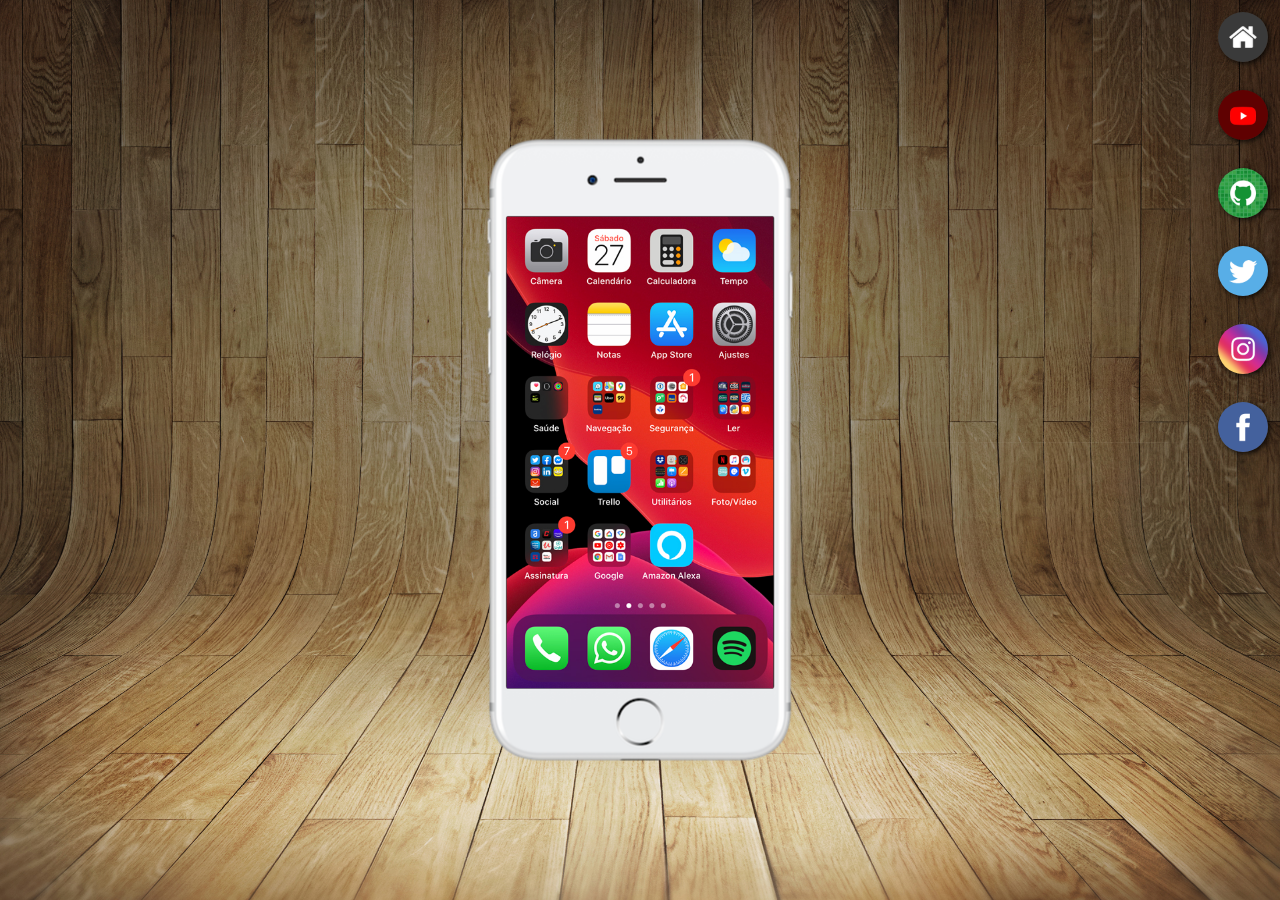
<file: index.html>
<!DOCTYPE html>
<html lang="pt-br">
<head>
    <meta charset="UTF-8">
    <meta http-equiv="X-UA-Compatible" content="IE=edge">
    <meta name="viewport" content="width=device-width, initial-scale=1.0">
    <title>Projeto de Redes Sociais</title>
    <link rel="stylesheet" href="estilos/style.css">
    <link rel="shortcut icon" href="./downloadDosArquivos/pacote-d013/favicon.ico" type="image/x-icon">


</head>
<body>
    <main>
        <section id="telefone">
            <iframe src="./home.html" name="tela" id="tela" frameborder="0">Seu navegador não é compatível com isso. </iframe>




        </section>





        <section id="redesSociais">
            <a href="./home.html" target="tela"><img src="./imagens/logo-home.jpg" alt="home"> </a> <br>
            <a href="./youtube.html" target="tela"><img src="./imagens/logo-youtube.jpg" alt="youtube"></a> <br>
            <a href="./github.html" target="tela"><img src="./imagens/logo-github.jpg" alt="github"></a> <br>
            <a href="./twitter.html" target="tela"><img src="./imagens/logo-twitter.jpg" alt="twitter"></a> <br>
            <a href="./instagram.html" target="tela"><img src="./imagens/logo-instagram.jpg" alt="instagram"></a> <br>
            <a href="./facebook.html" target="tela"><img src="./imagens/logo-facebook.jpg" alt="facebook"></a> <br>
 



        </section>



    </main>
</body>
</html>
</file>
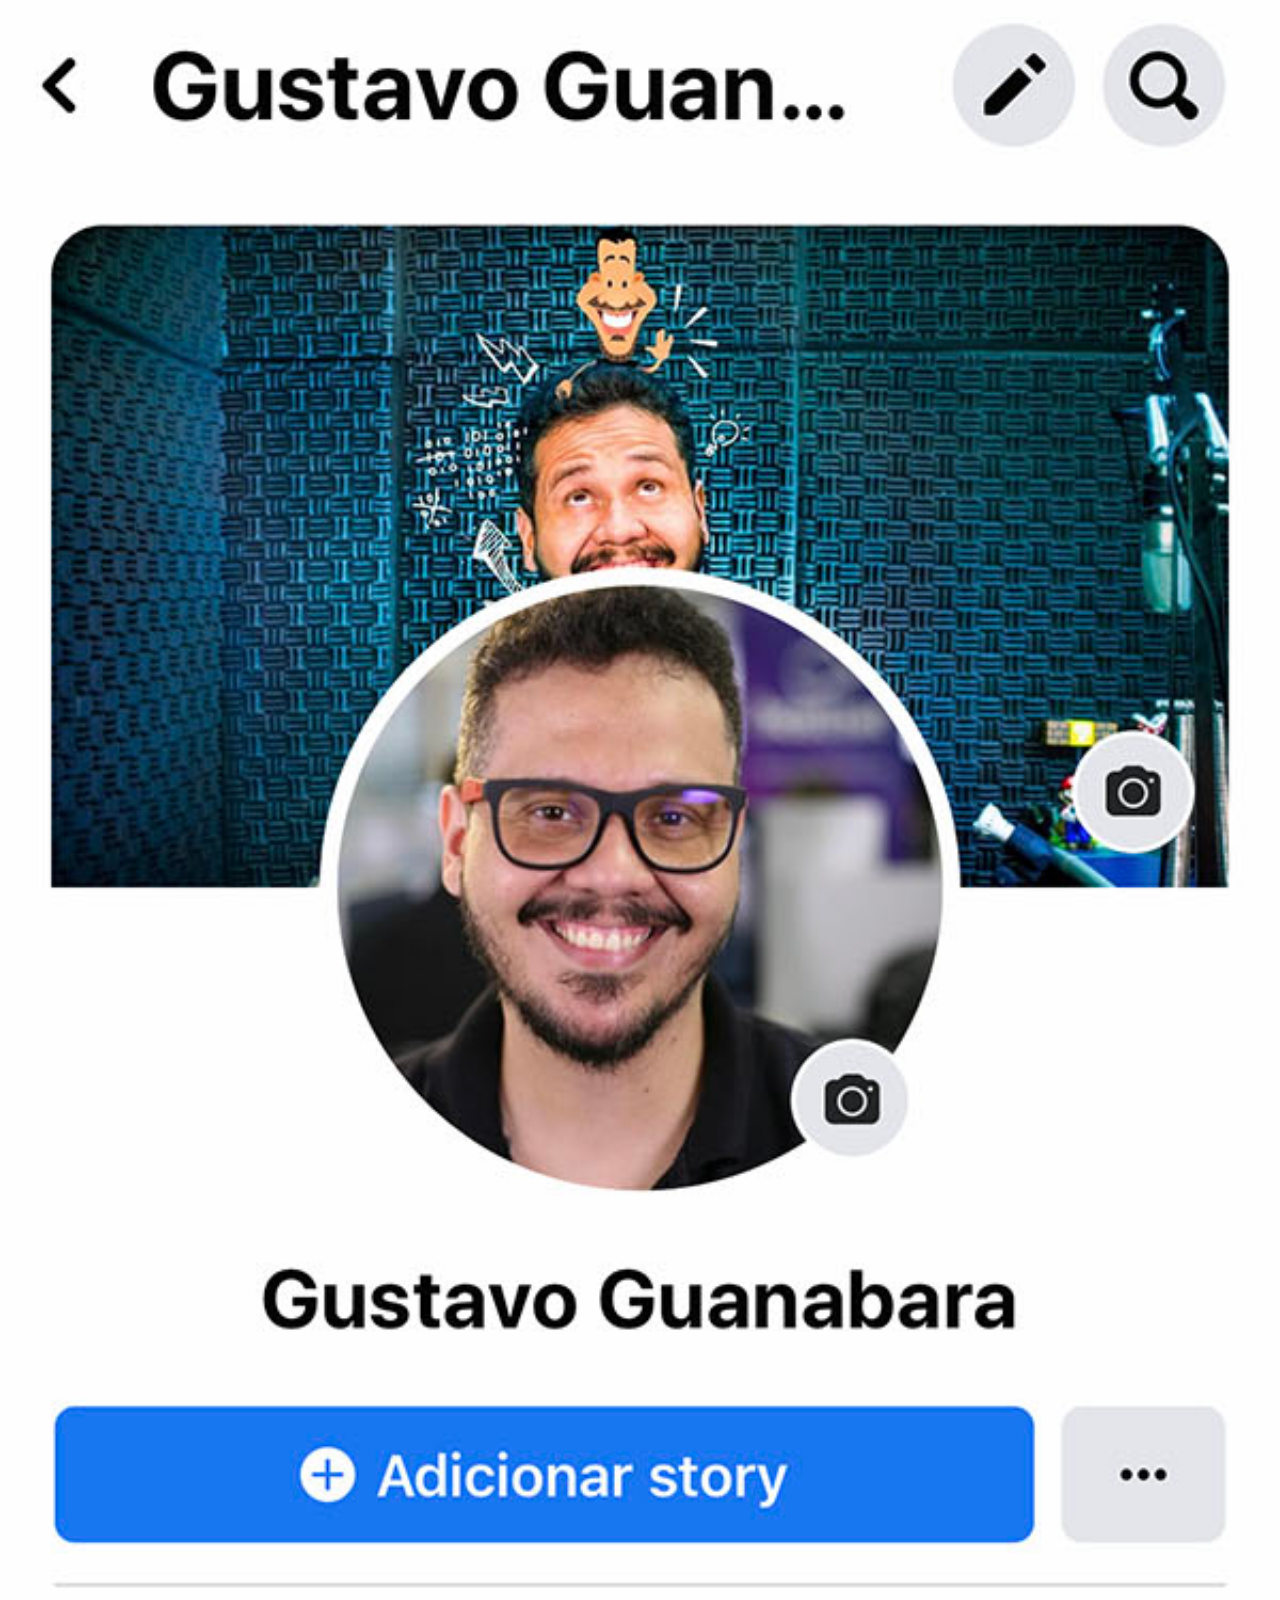
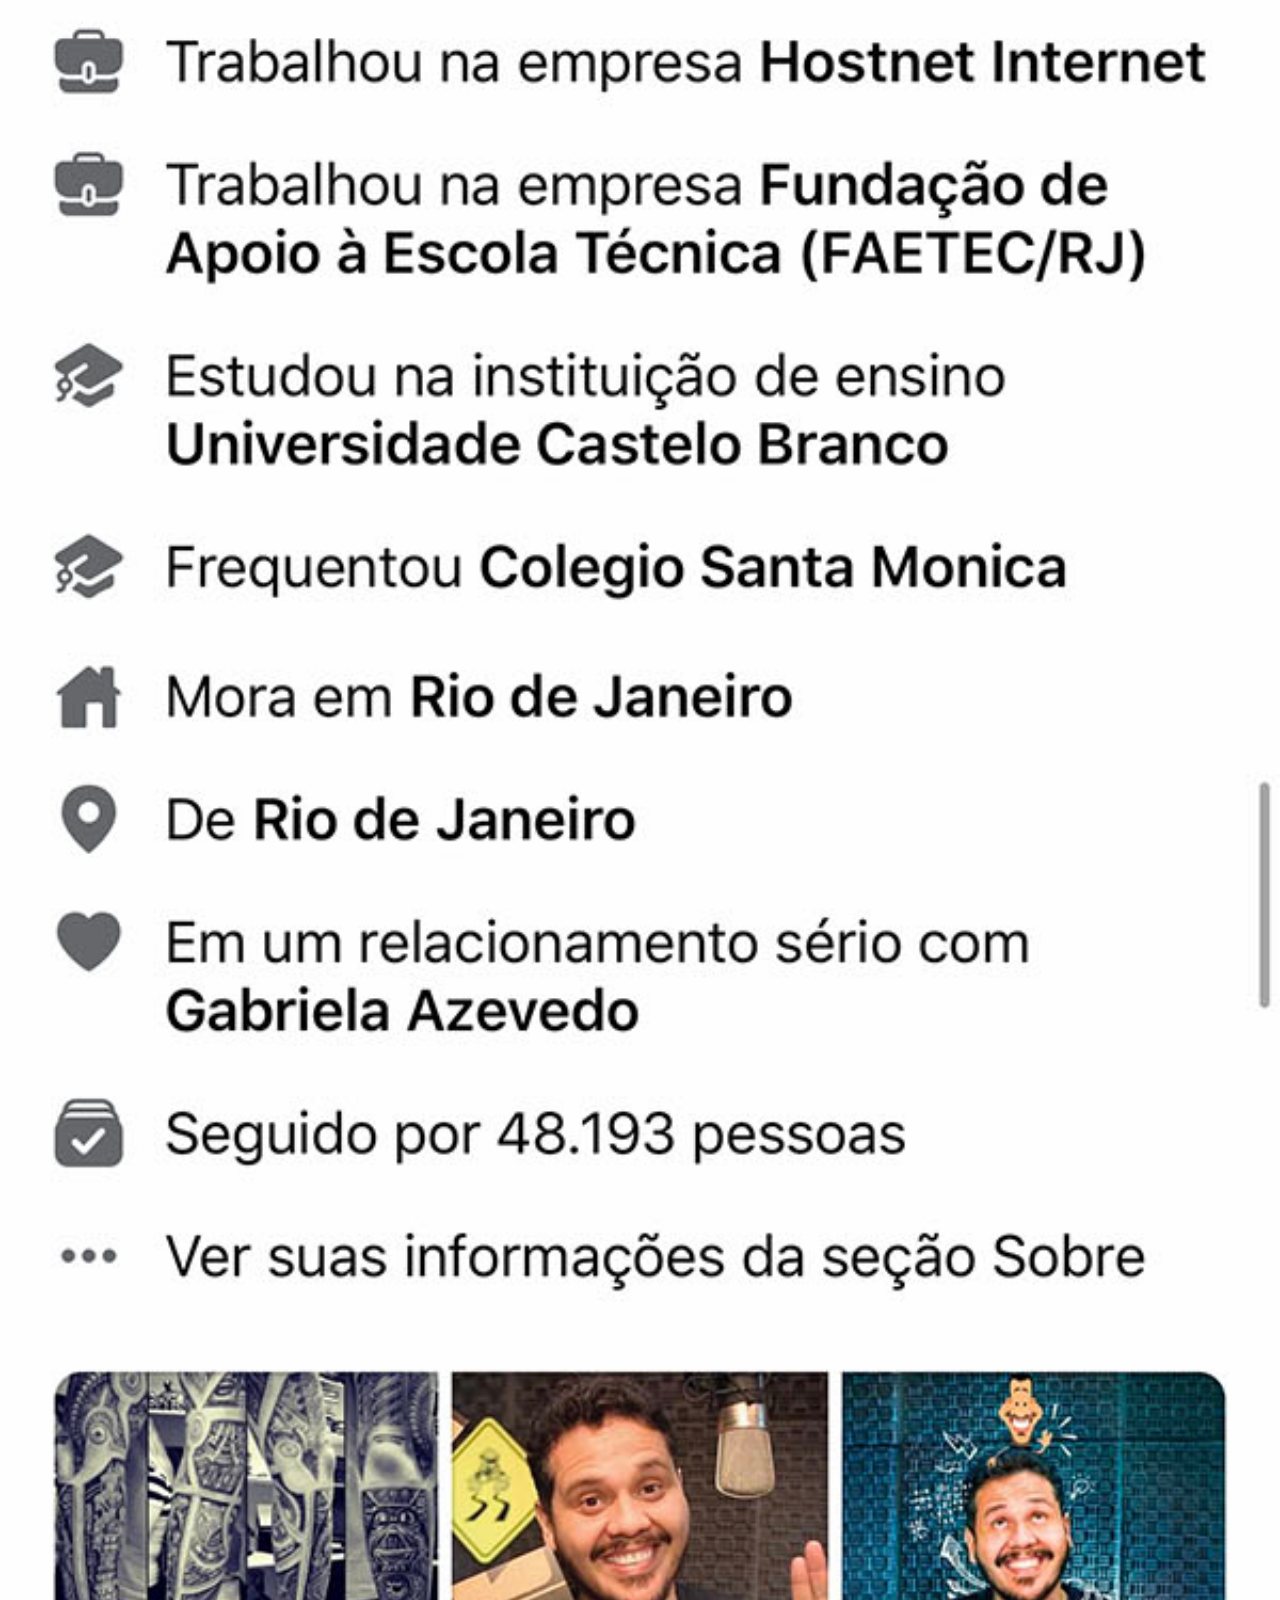
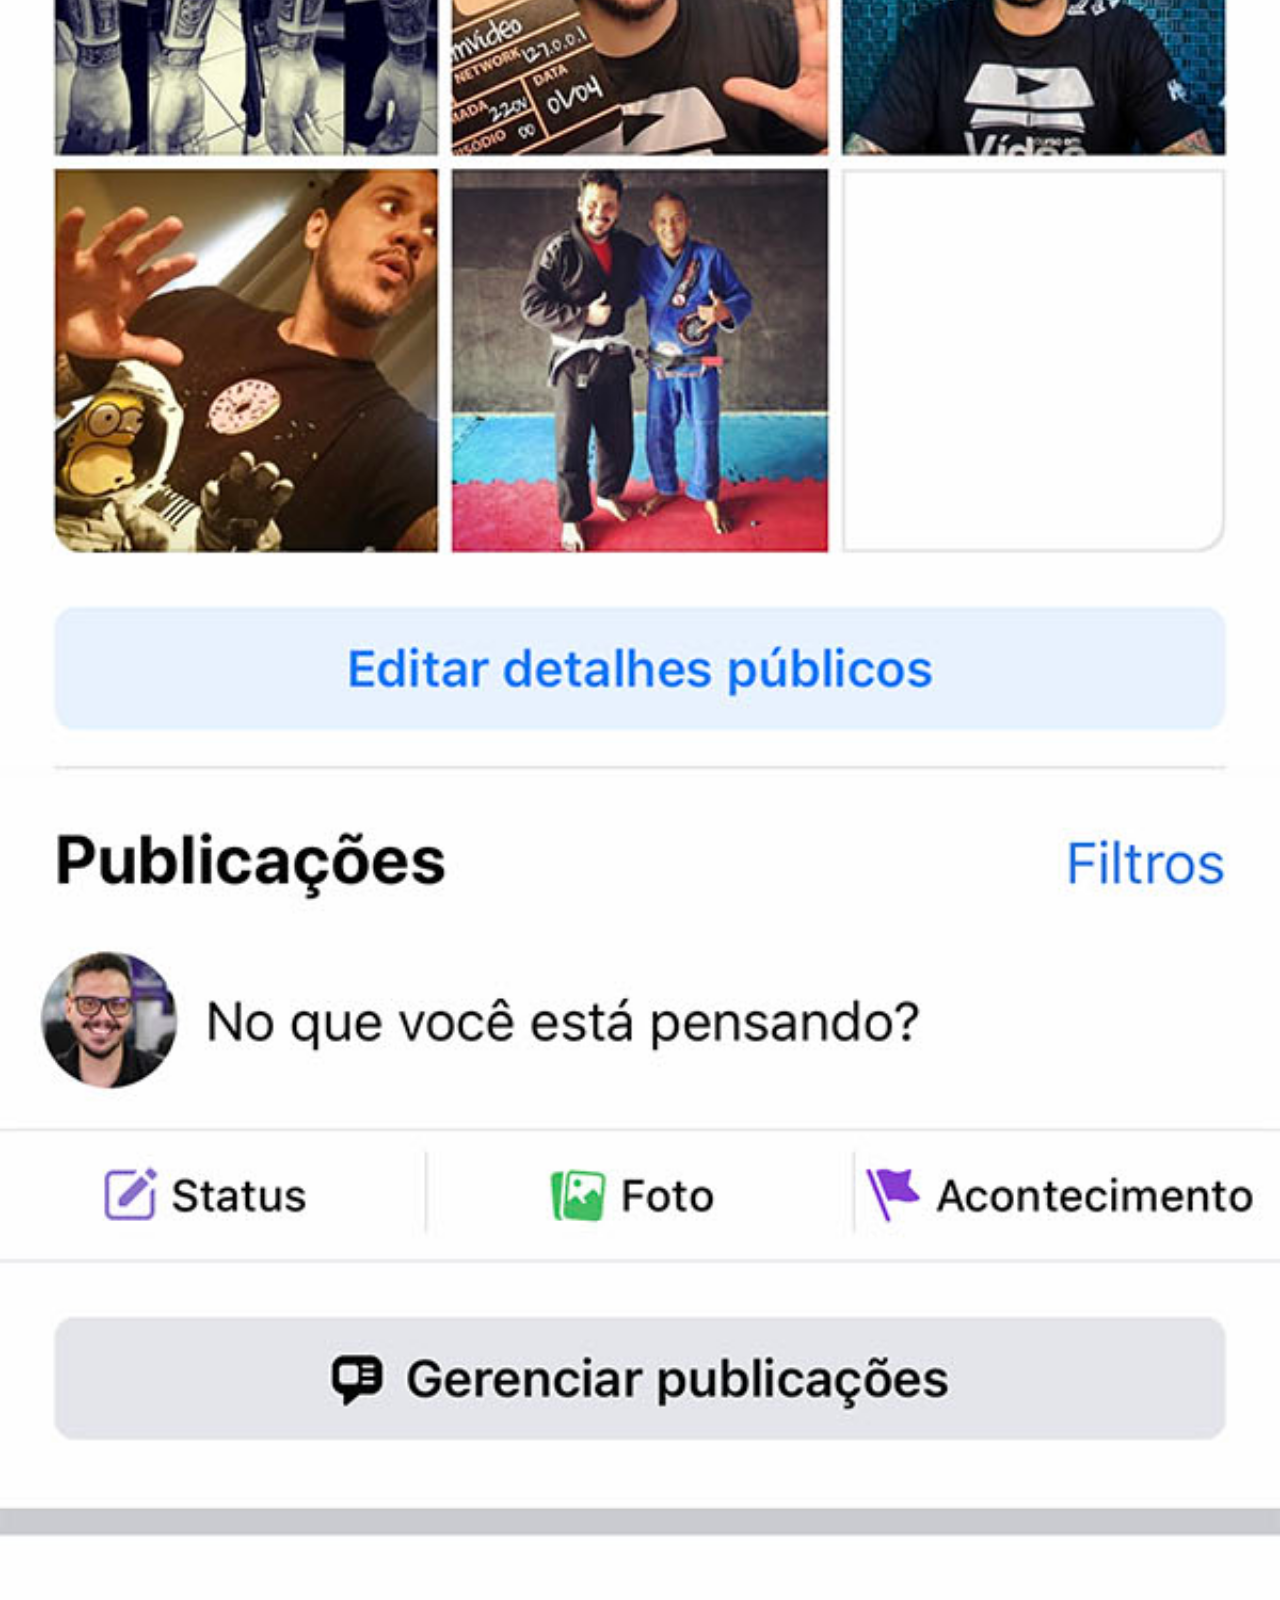
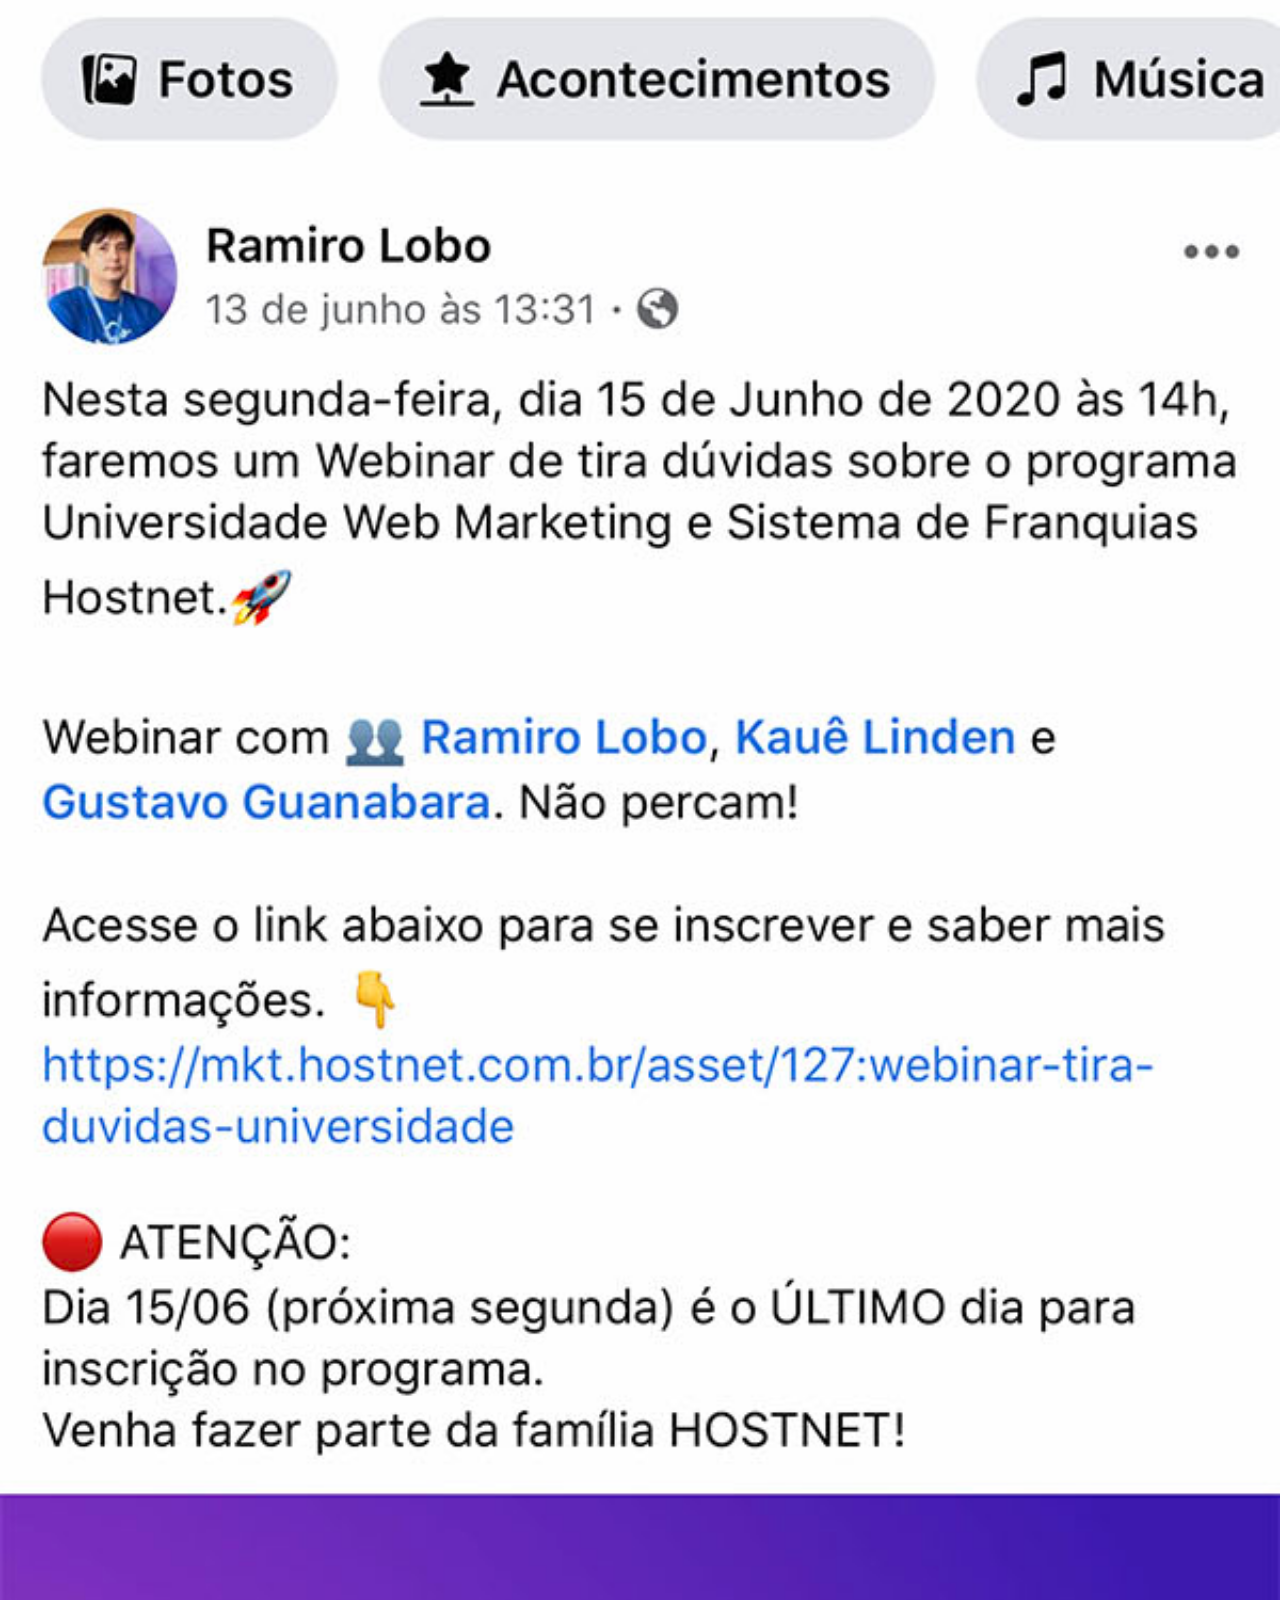
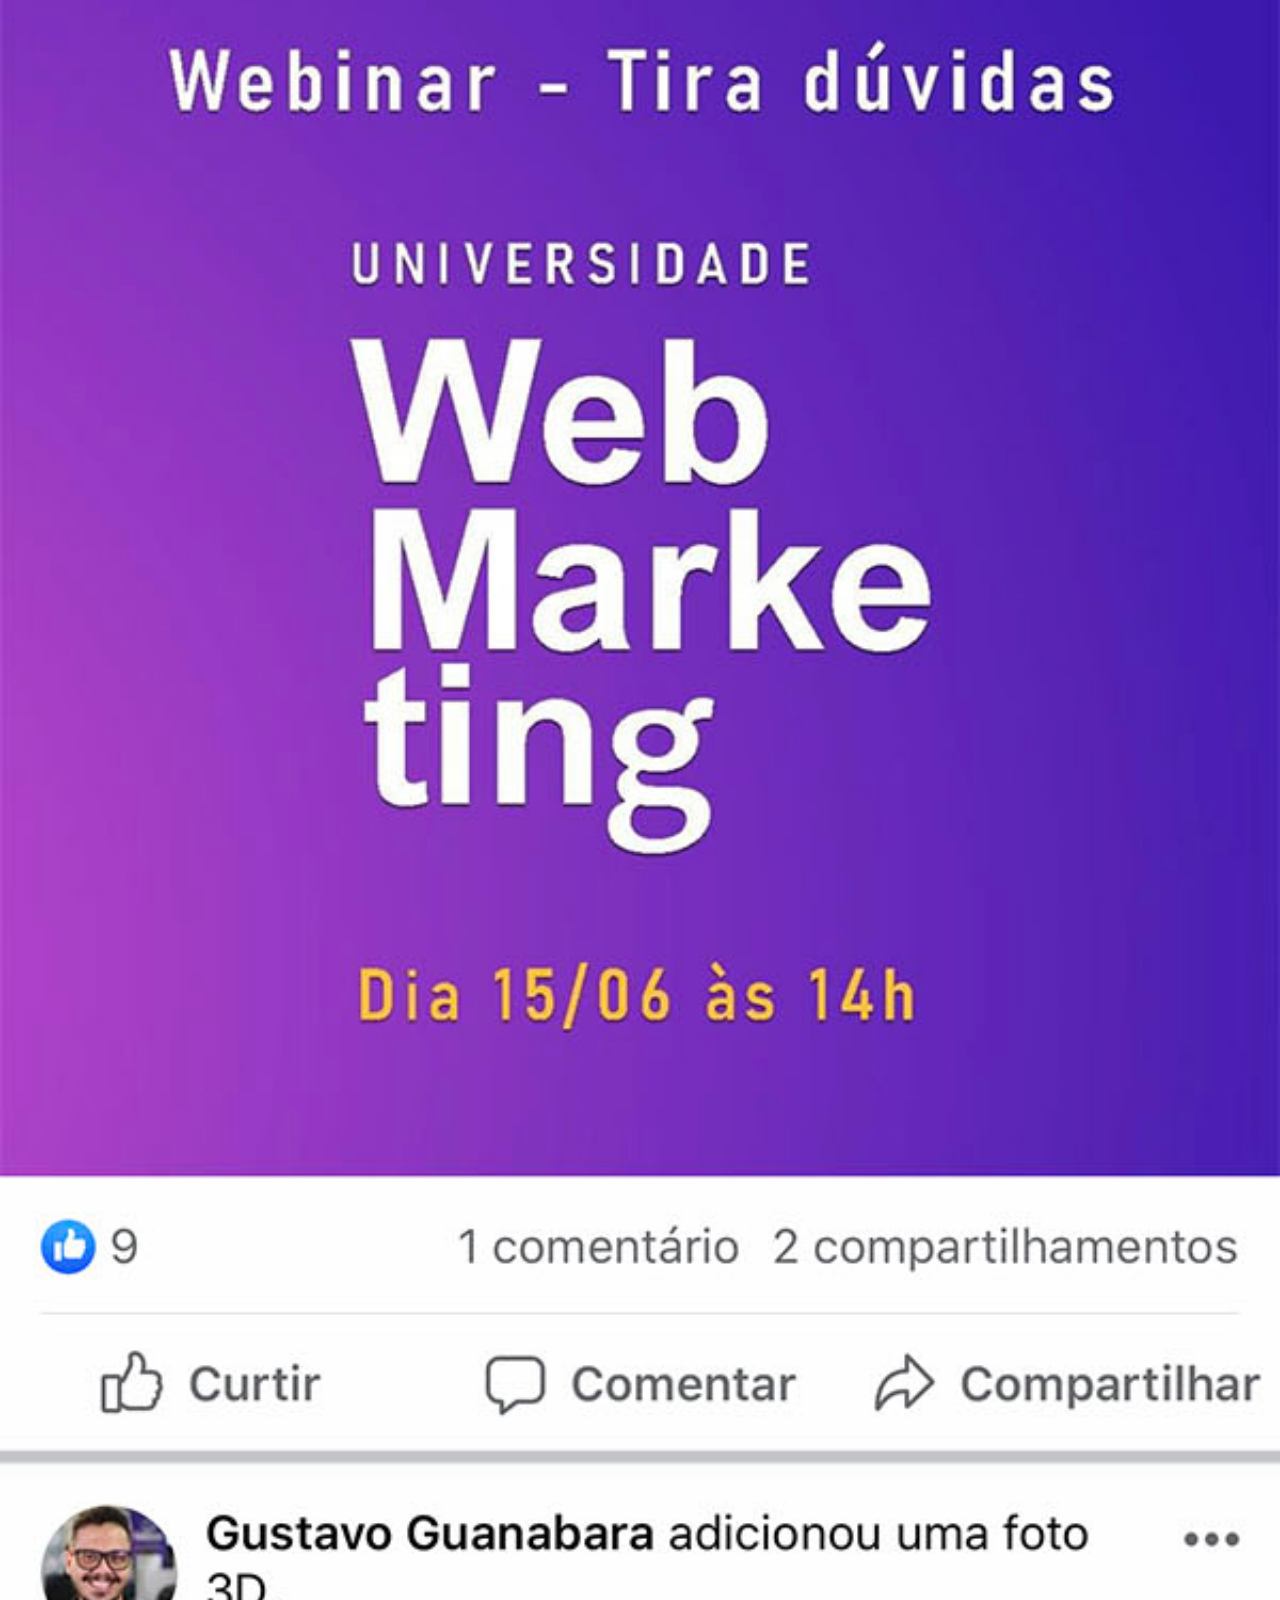
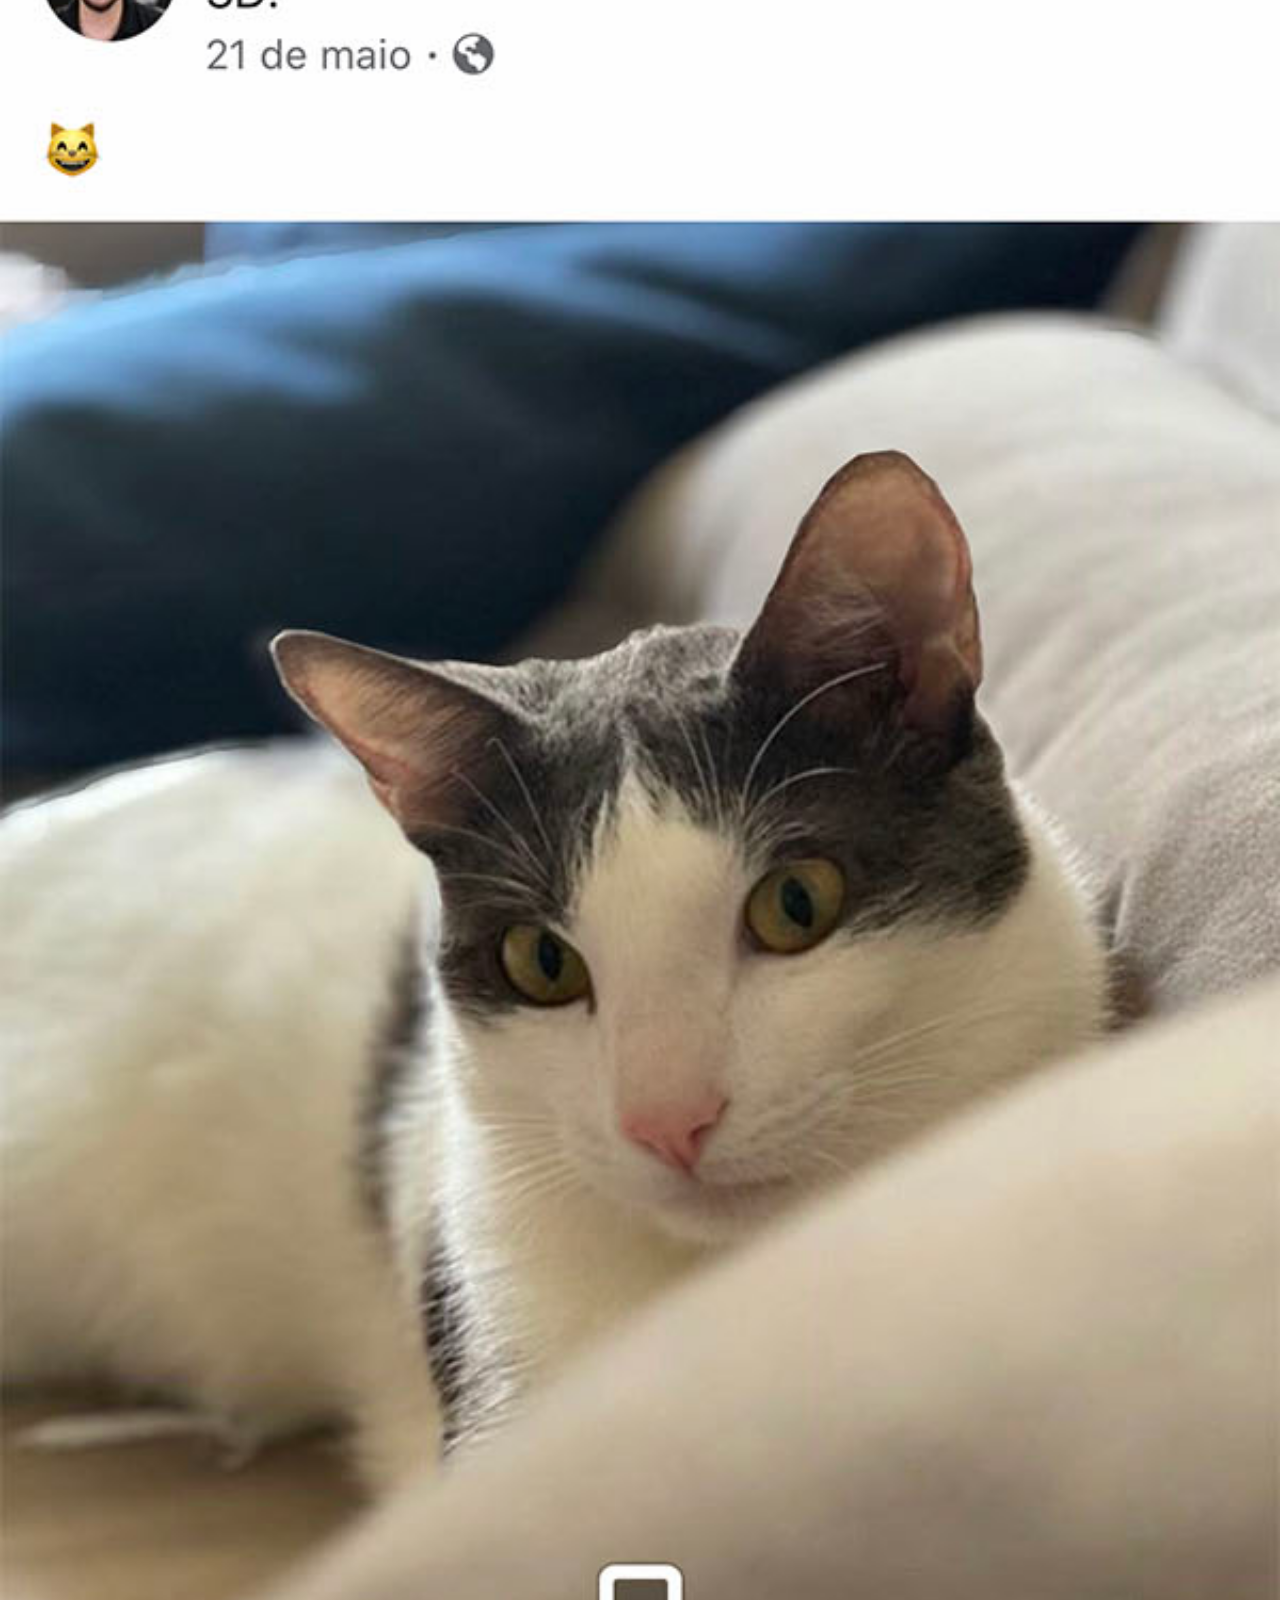
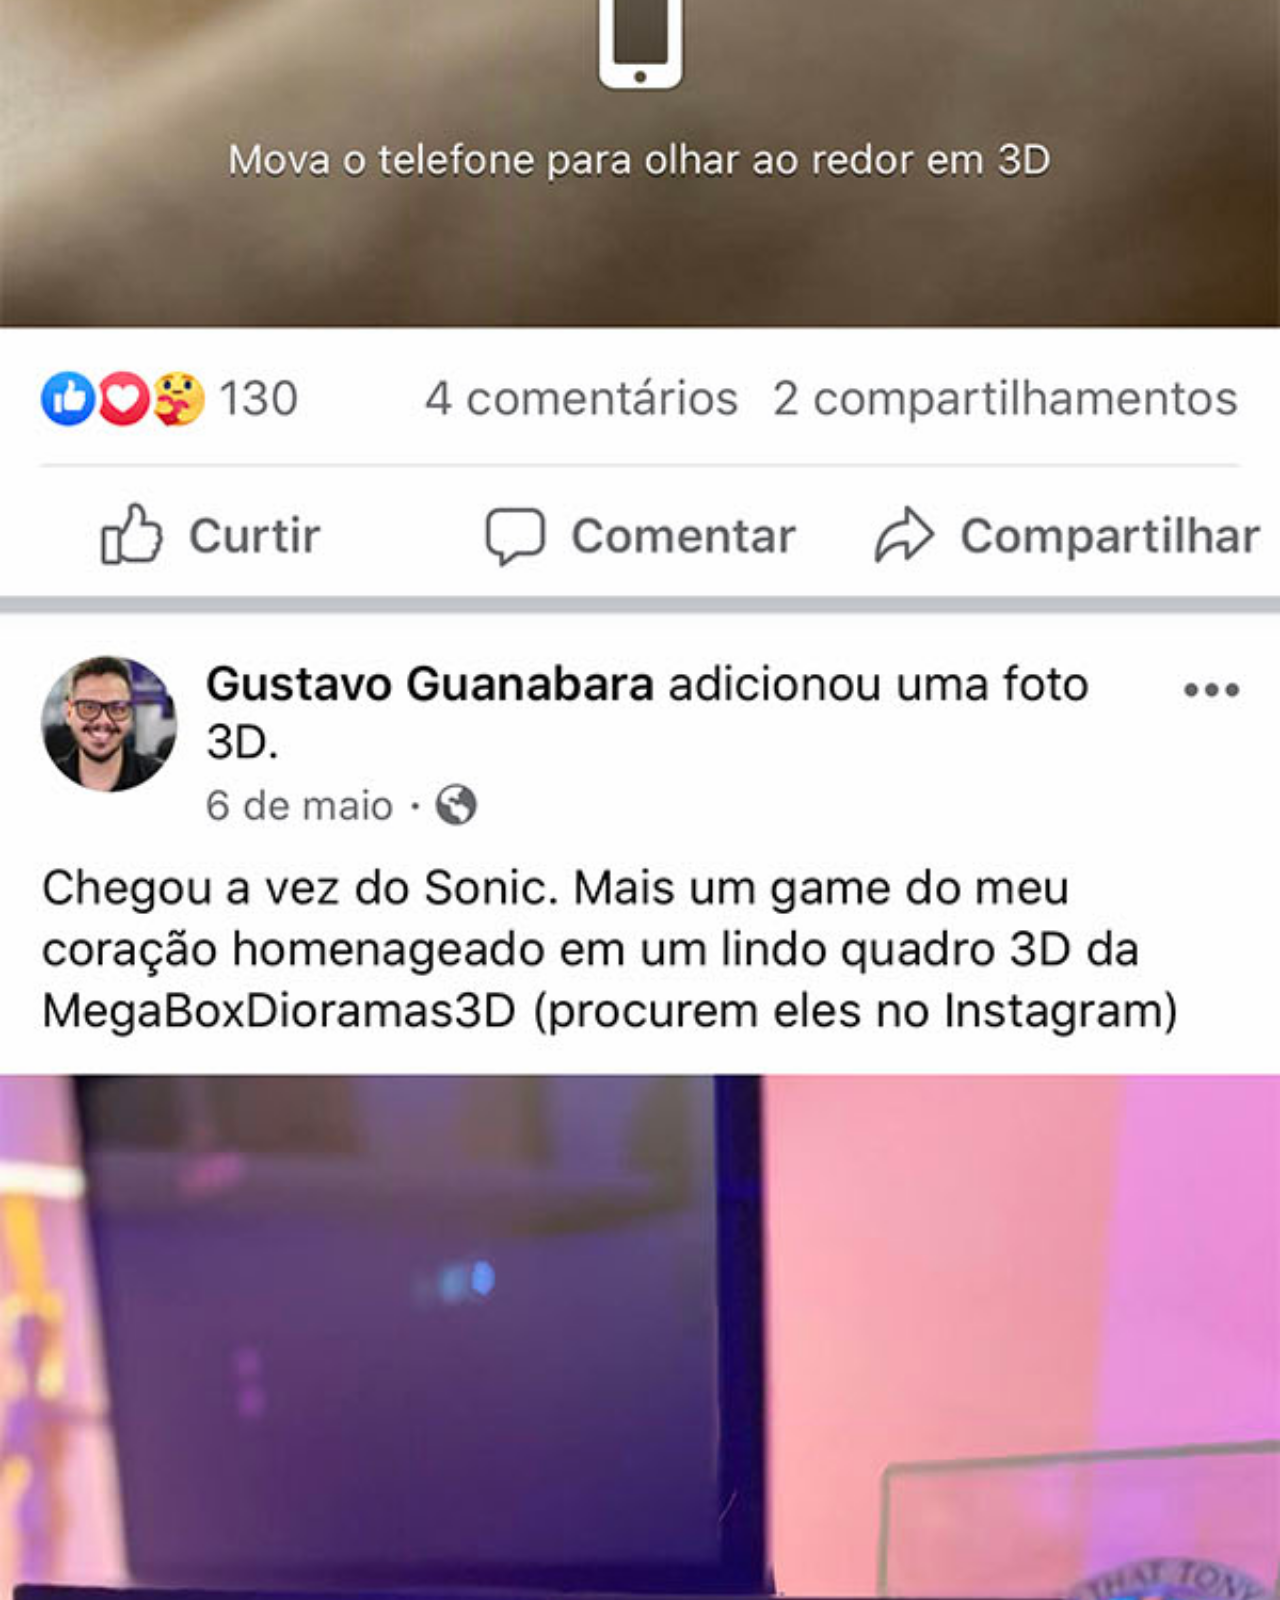
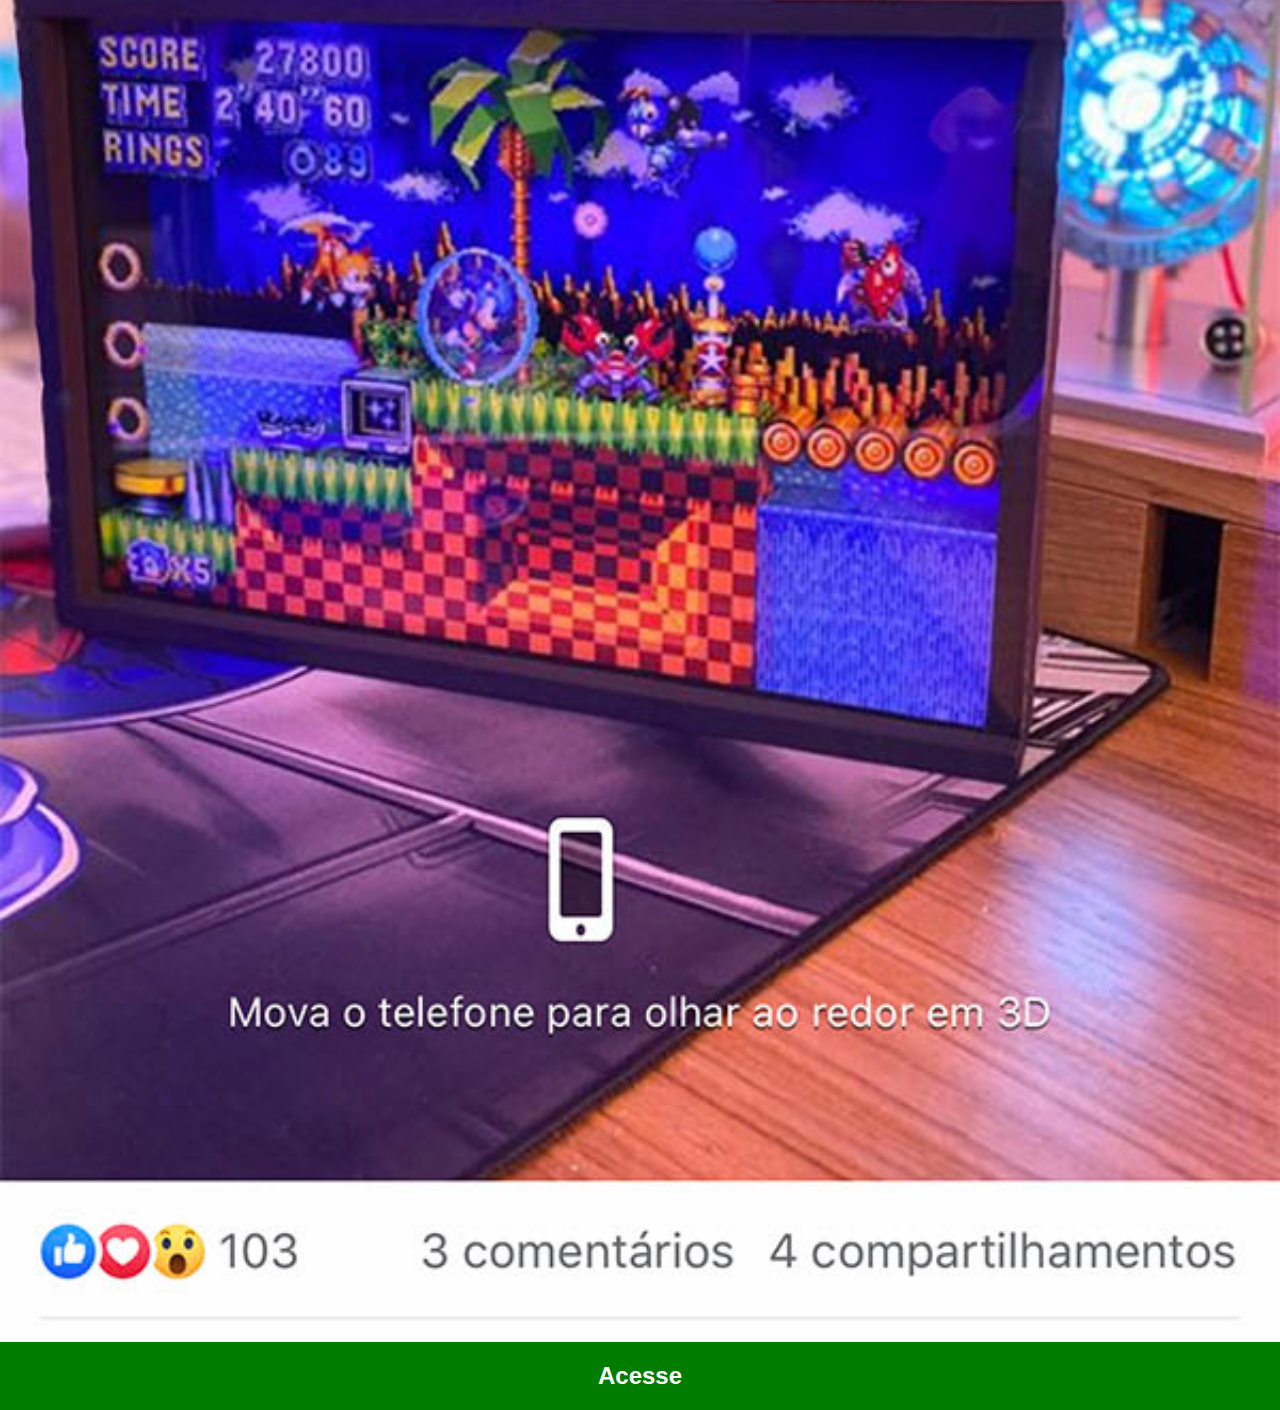
<file: facebook.html>
<!DOCTYPE html>
<html lang="pt-br">
<head>
    <meta charset="UTF-8">
    <meta http-equiv="X-UA-Compatible" content="IE=edge">
    <meta name="viewport" content="width=device-width, initial-scale=1.0">
    <title>Facebook</title>
    <link rel="stylesheet" href="estilos/social.css">
</head>
<body>
    <img src="./imagens/tela-facebook.jpg"  alt="facebook">    
    <a href="https://pt-br.facebook.com/gustavoguanabara" target="_blank" rel="external">Acesse</a>
</body>
</html>
</file>
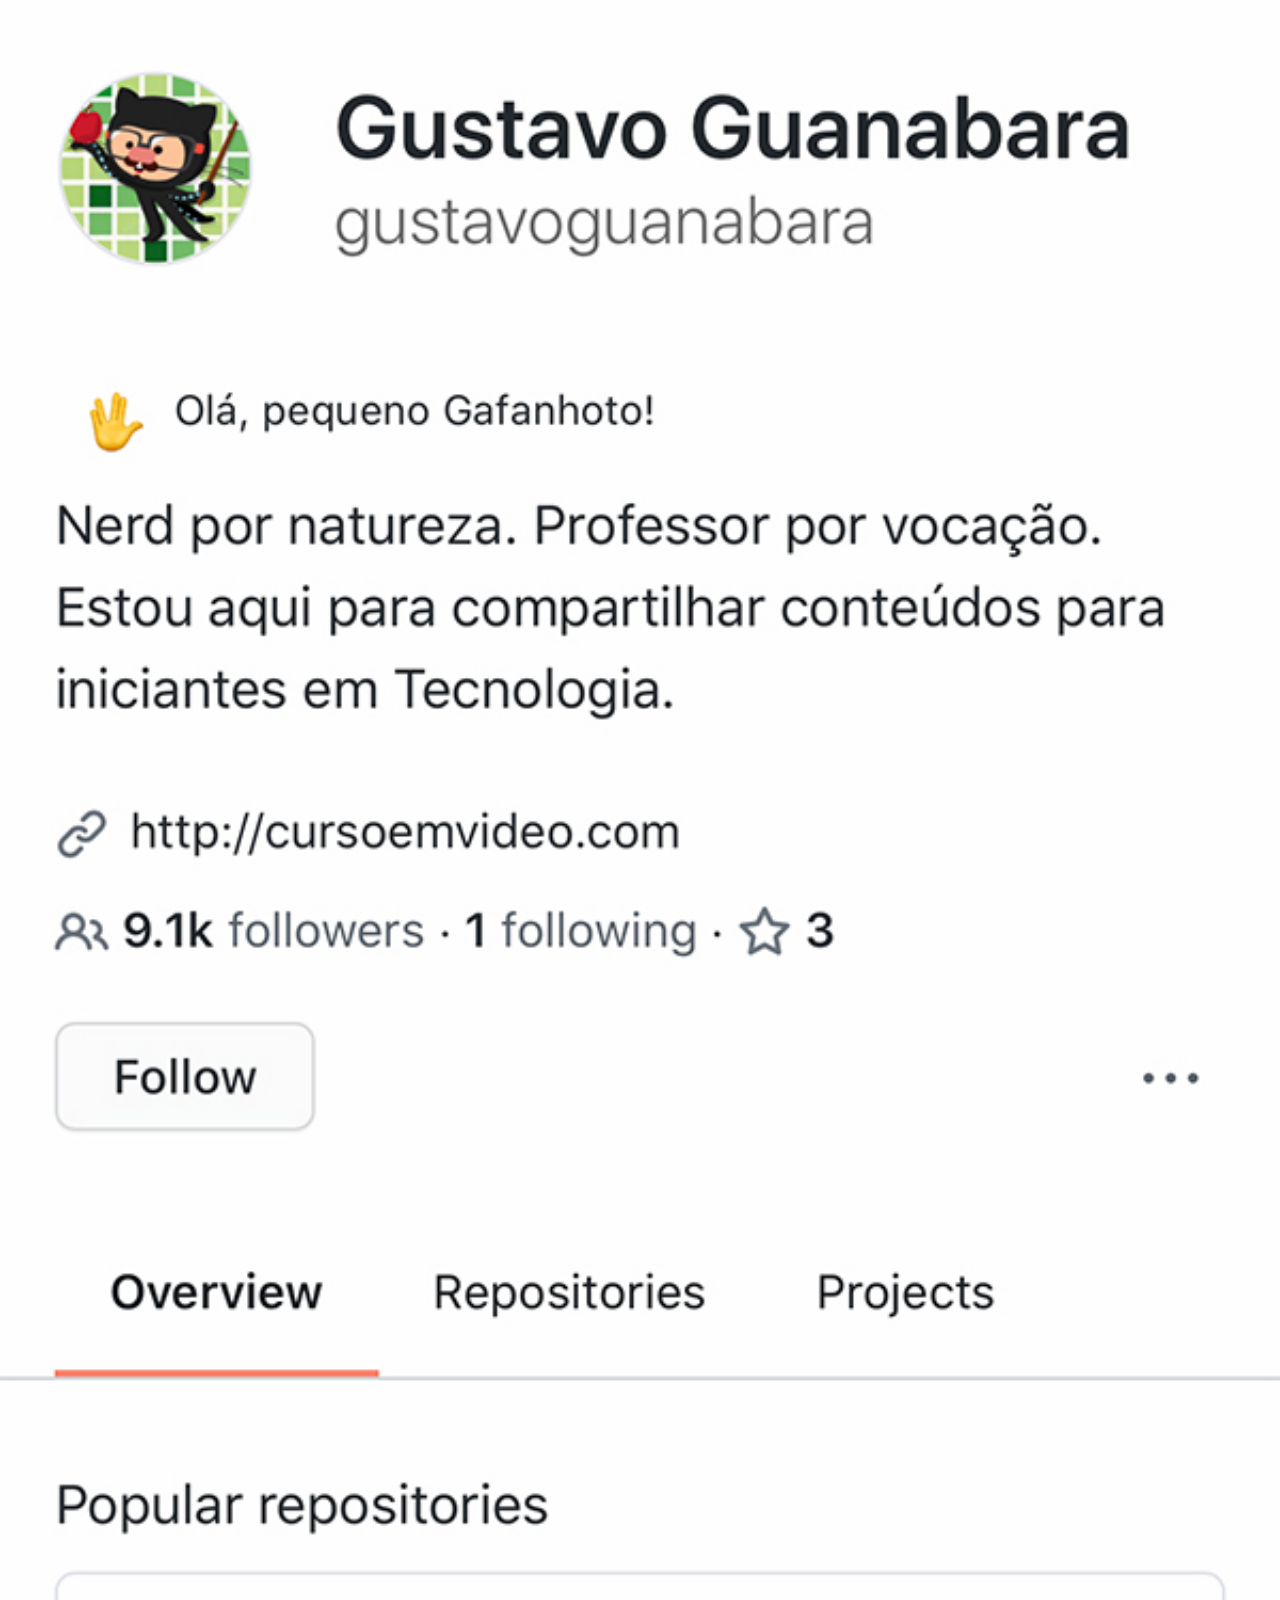
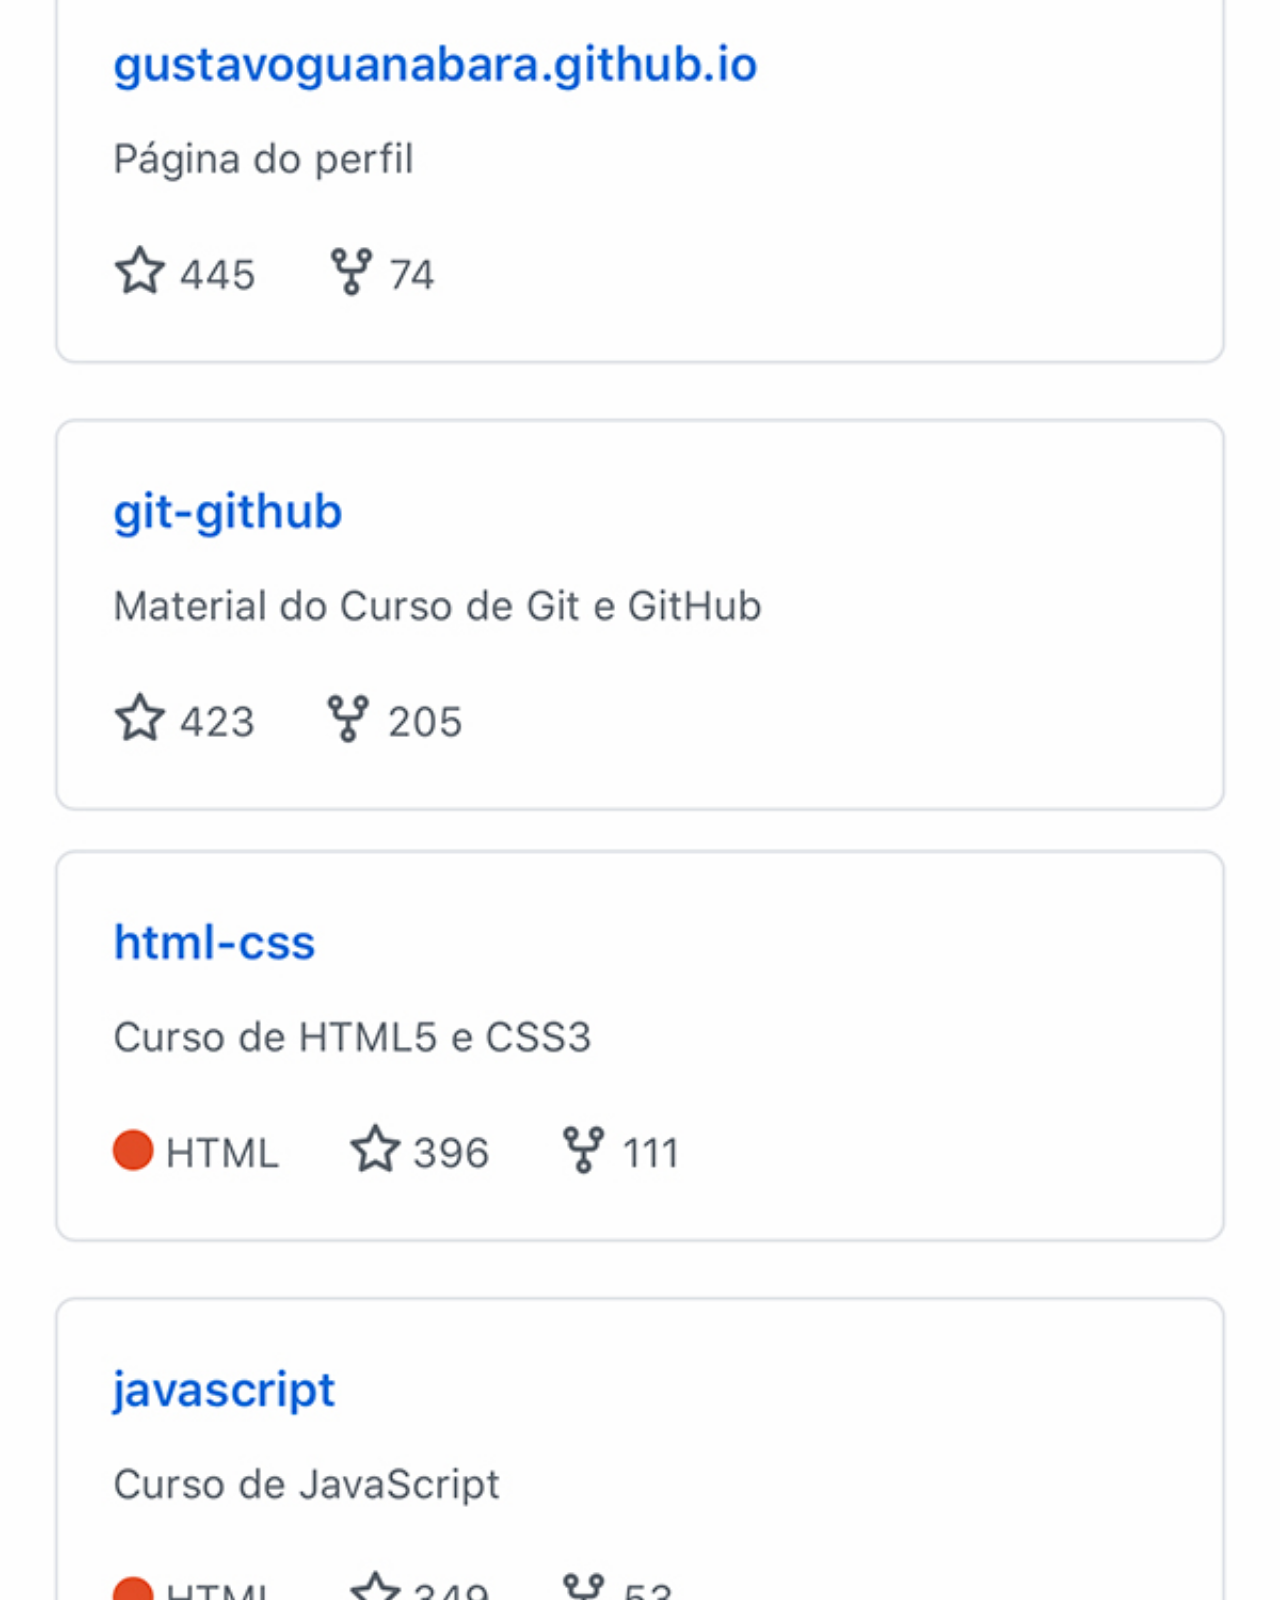
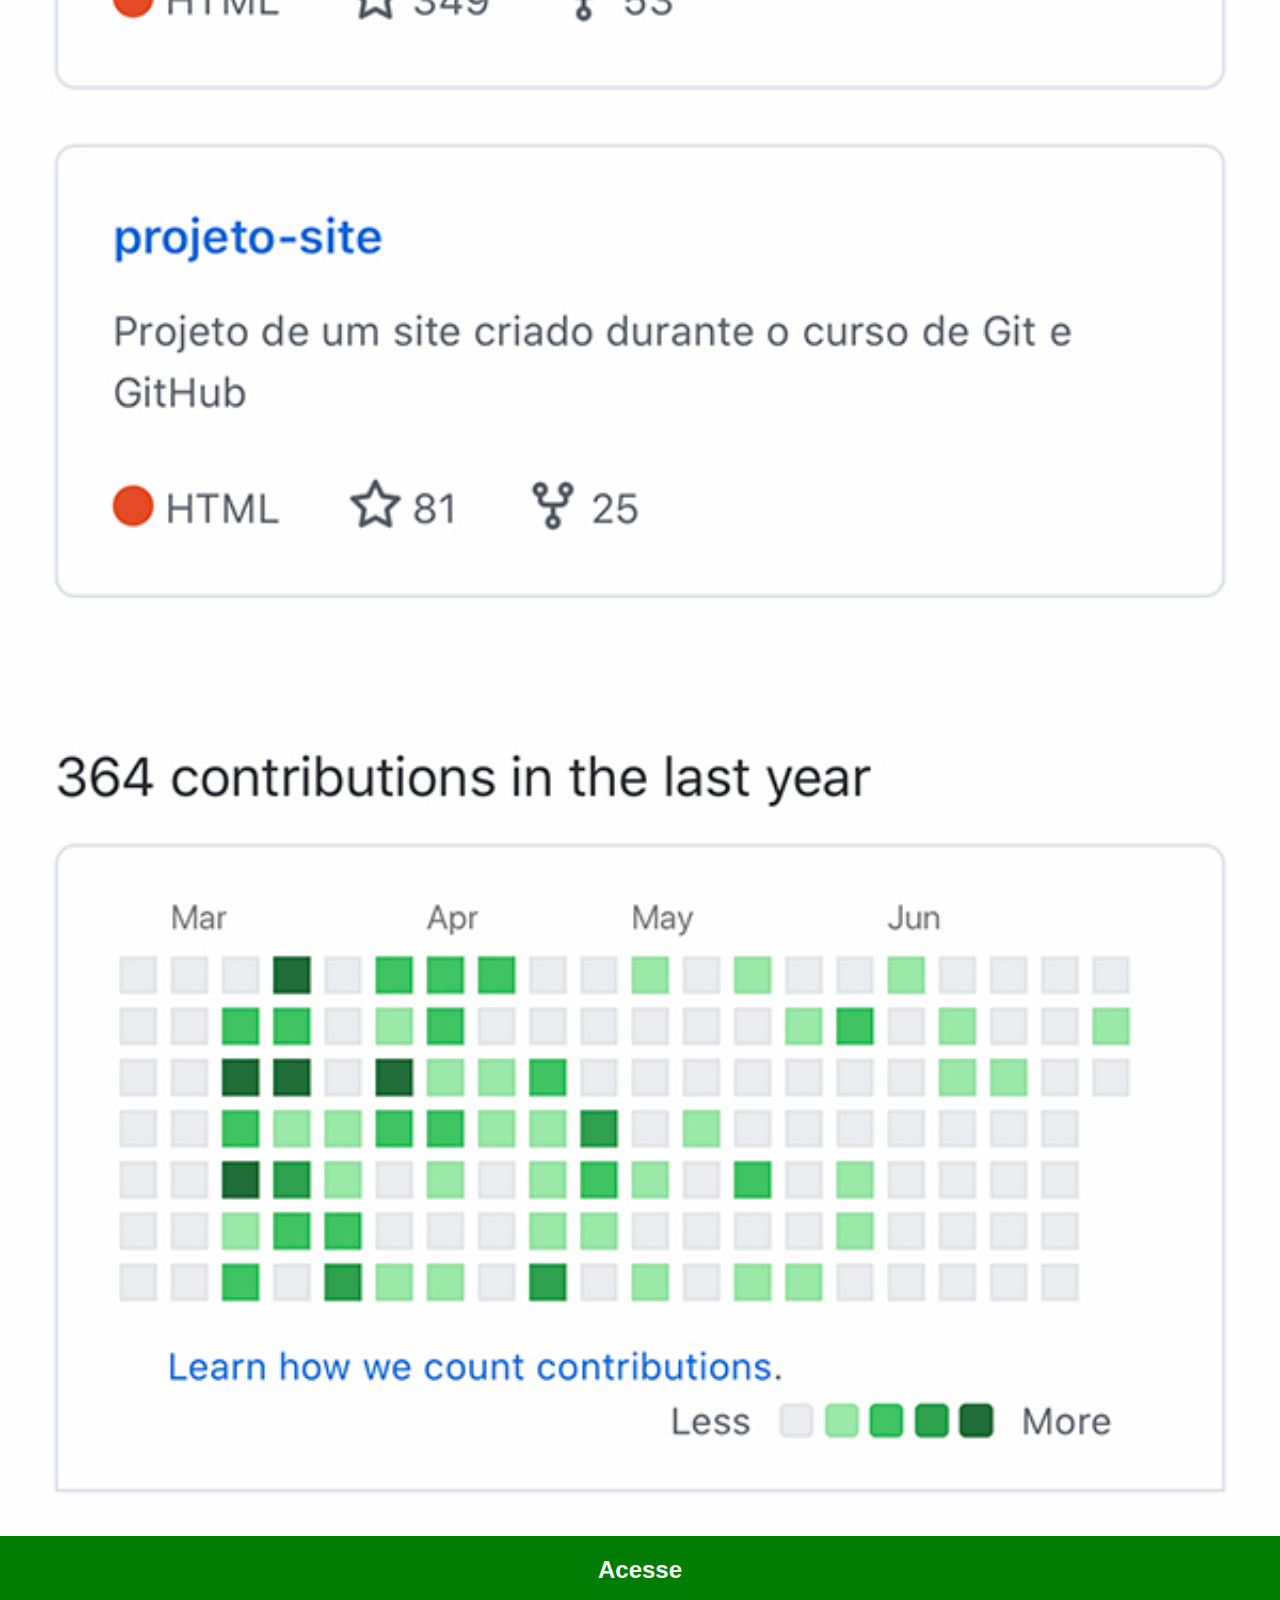
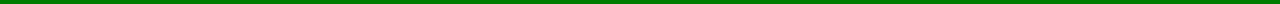
<file: github.html>
<!DOCTYPE html>
<html lang="pt-br">
<head>
    <meta charset="UTF-8">
    <meta http-equiv="X-UA-Compatible" content="IE=edge">
    <meta name="viewport" content="width=device-width, initial-scale=1.0">
    <title>Github</title>
    <link rel="stylesheet" href="estilos/social.css">
</head>
<body>
    <img src="./imagens/tela-github.jpg" alt="github">
    <a href="https://gustavoguanabara.github.io/" target="_blank" rel="external">Acesse</a>
</body>
</html>
</file>
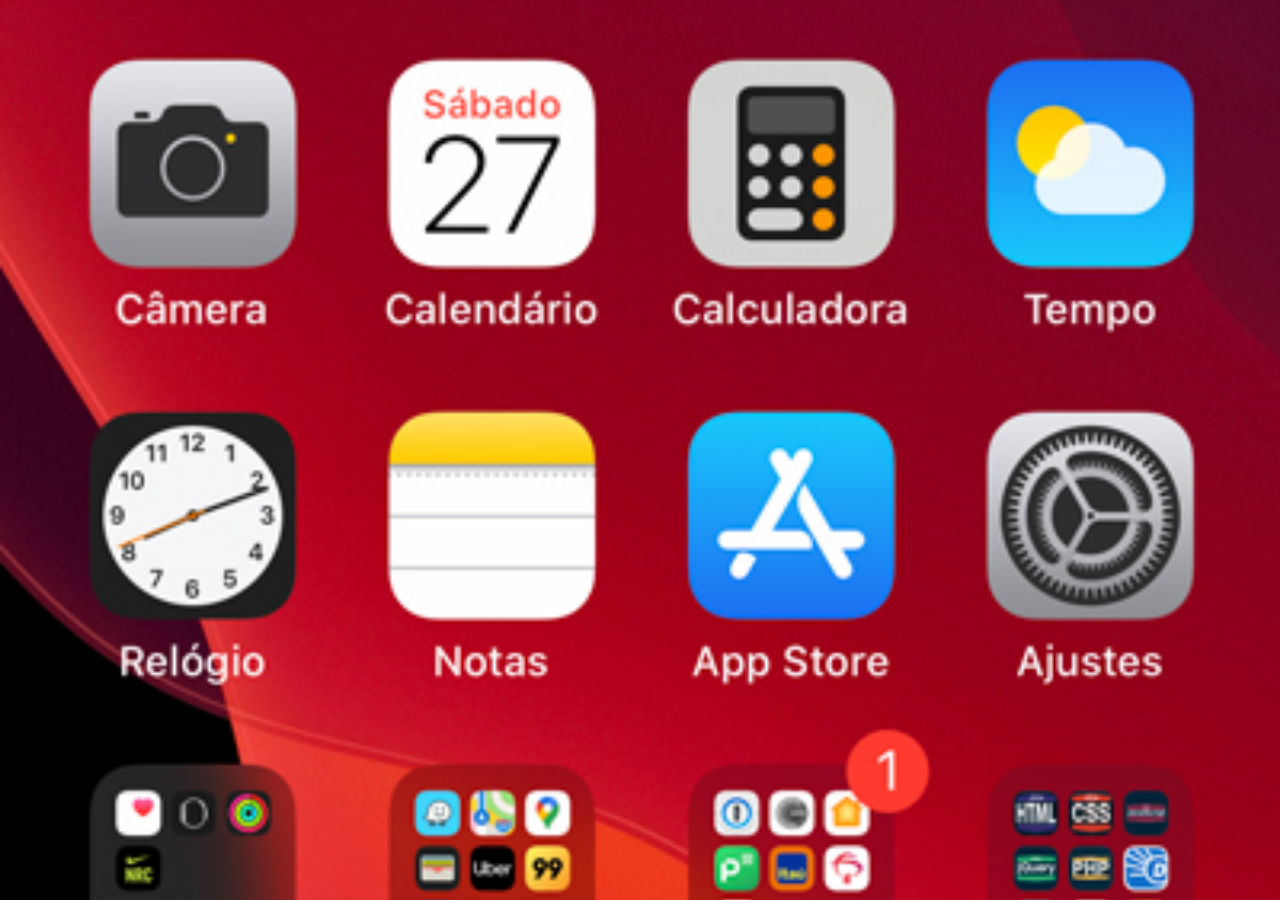
<file: home.html>
<!DOCTYPE html>
<html lang="pt-br">
<head>
    <meta charset="UTF-8">
    <meta http-equiv="X-UA-Compatible" content="IE=edge">
    <meta name="viewport" content="width=device-width, initial-scale=1.0">
    <title>O home de dentro do celular</title>
</head>
<style>
    * {
        margin: 0px;
        padding: 0px;
        
    }
    body {
        width: 100vw;
        height: 100vh;
        background:  black url('./imagens/tela-home.jpg') no-repeat top center;
        background-size: cover;
        
    }
</style>
<body>
    

</body>
</html>
</file>
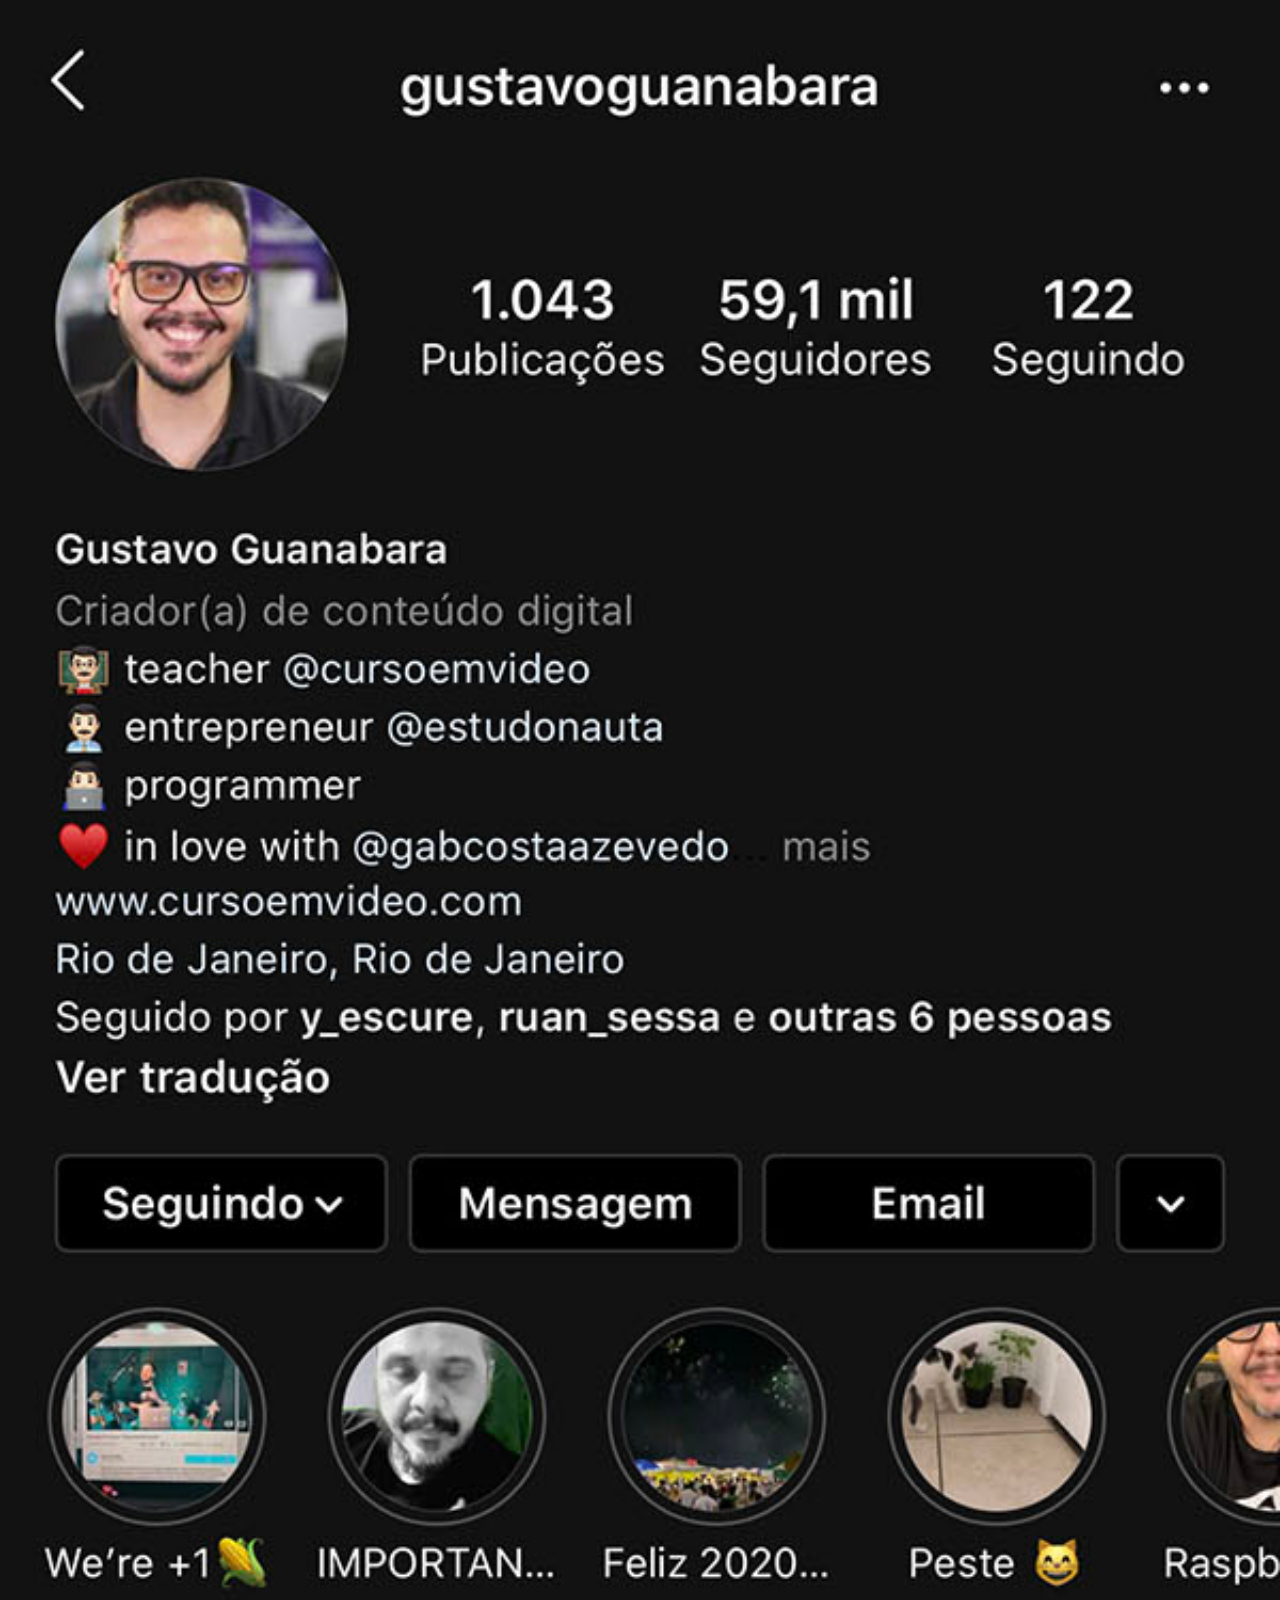
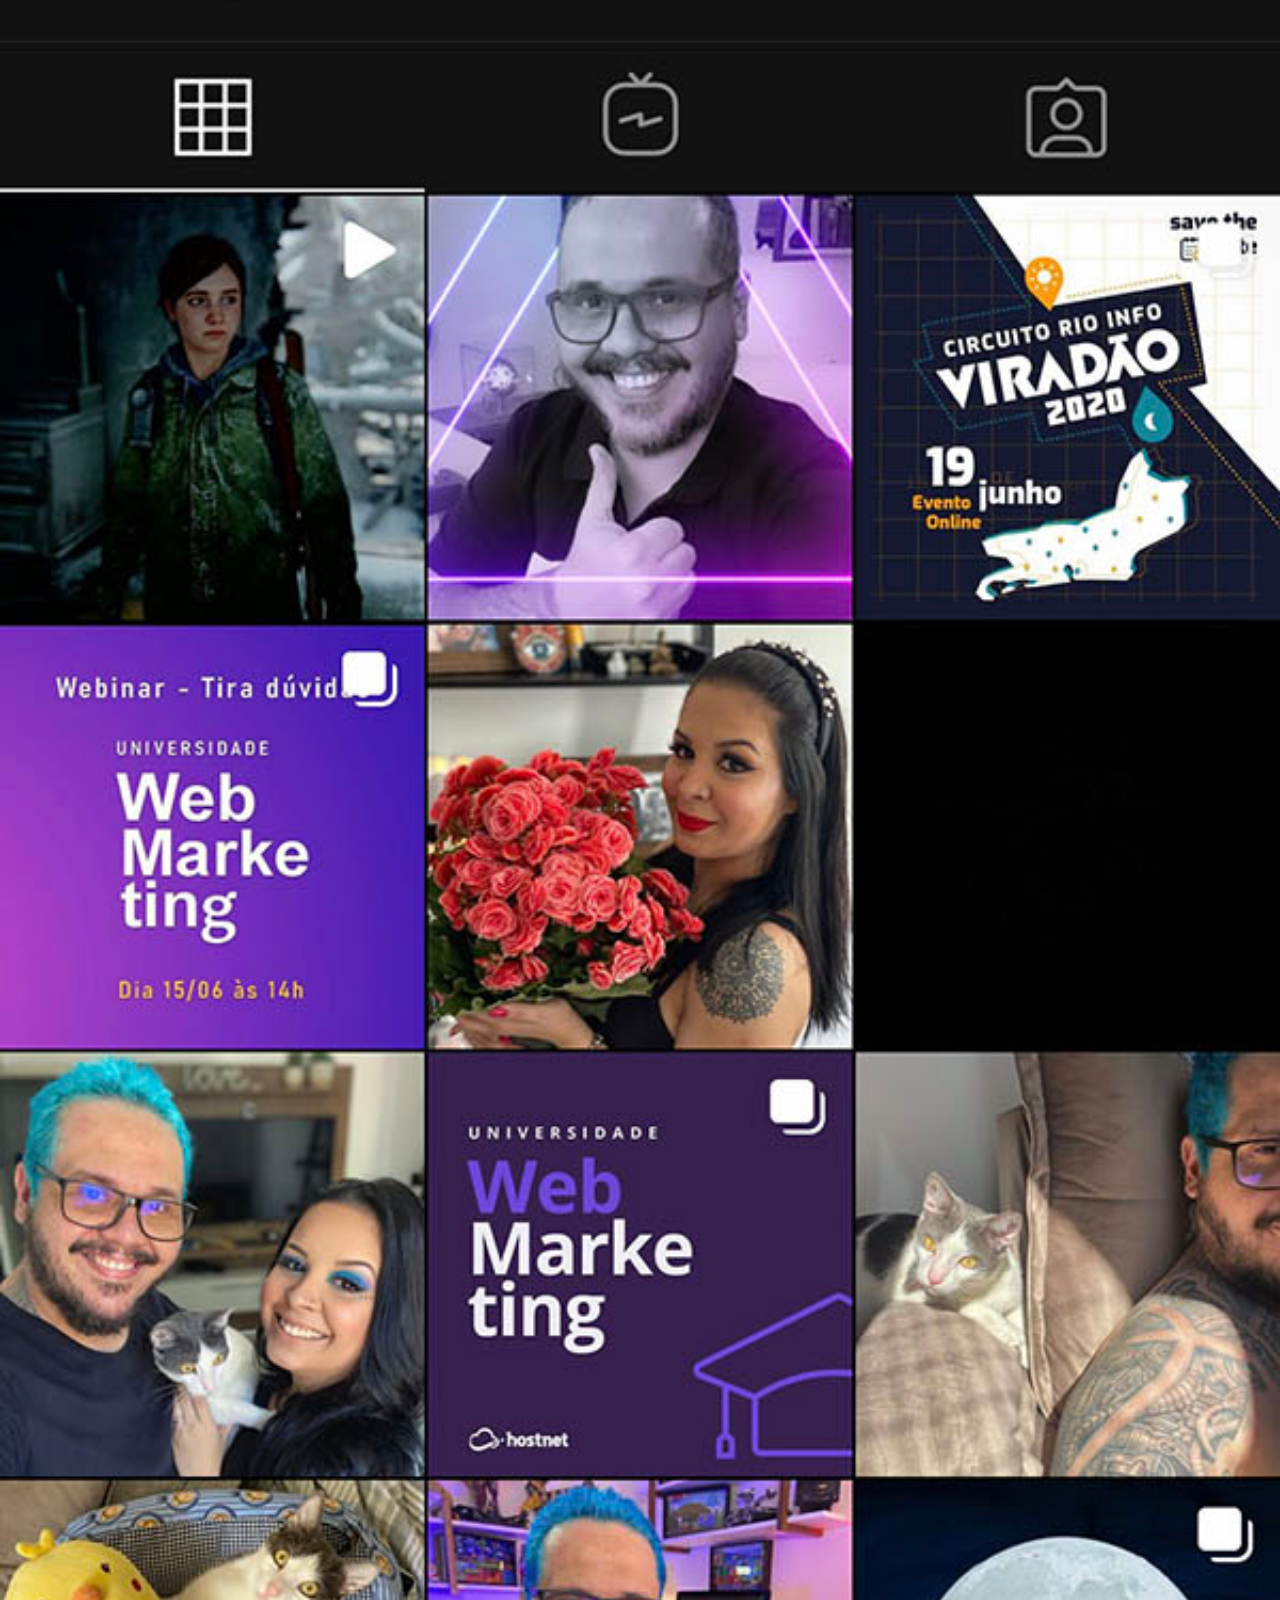
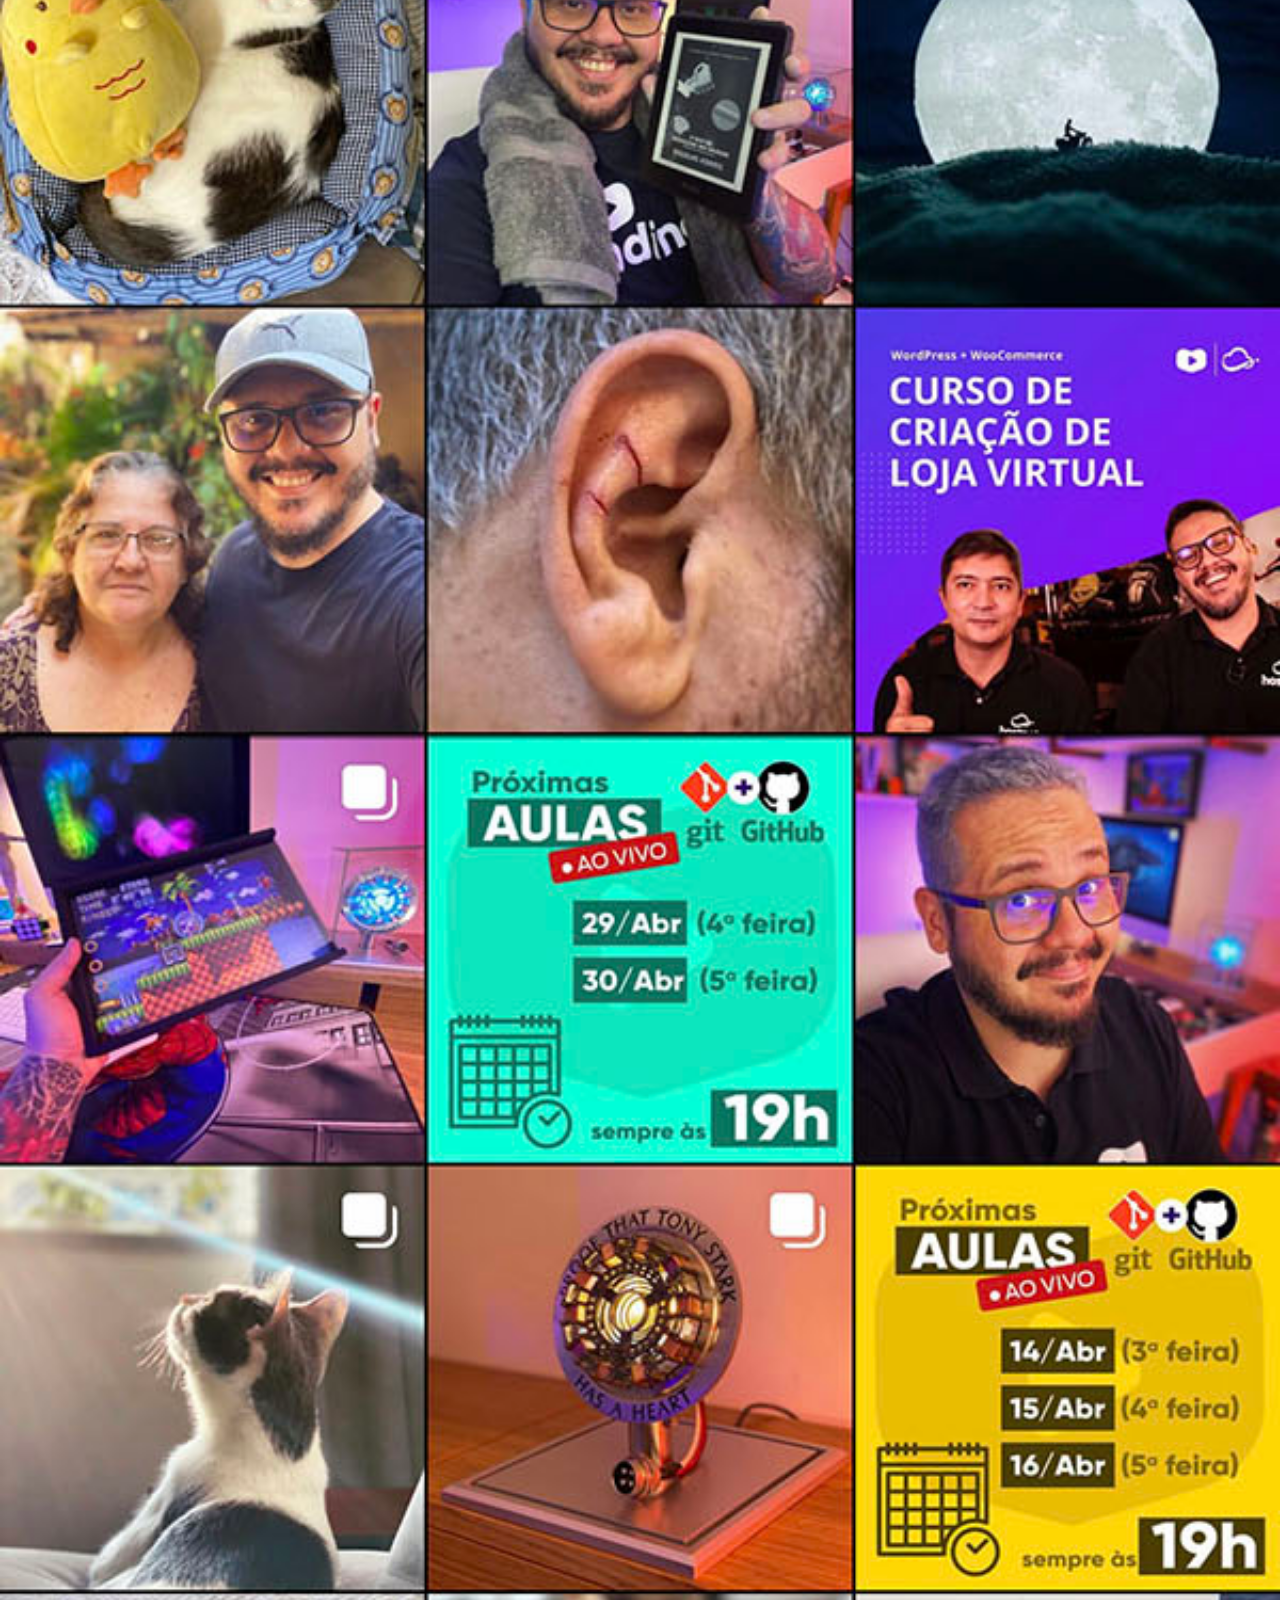
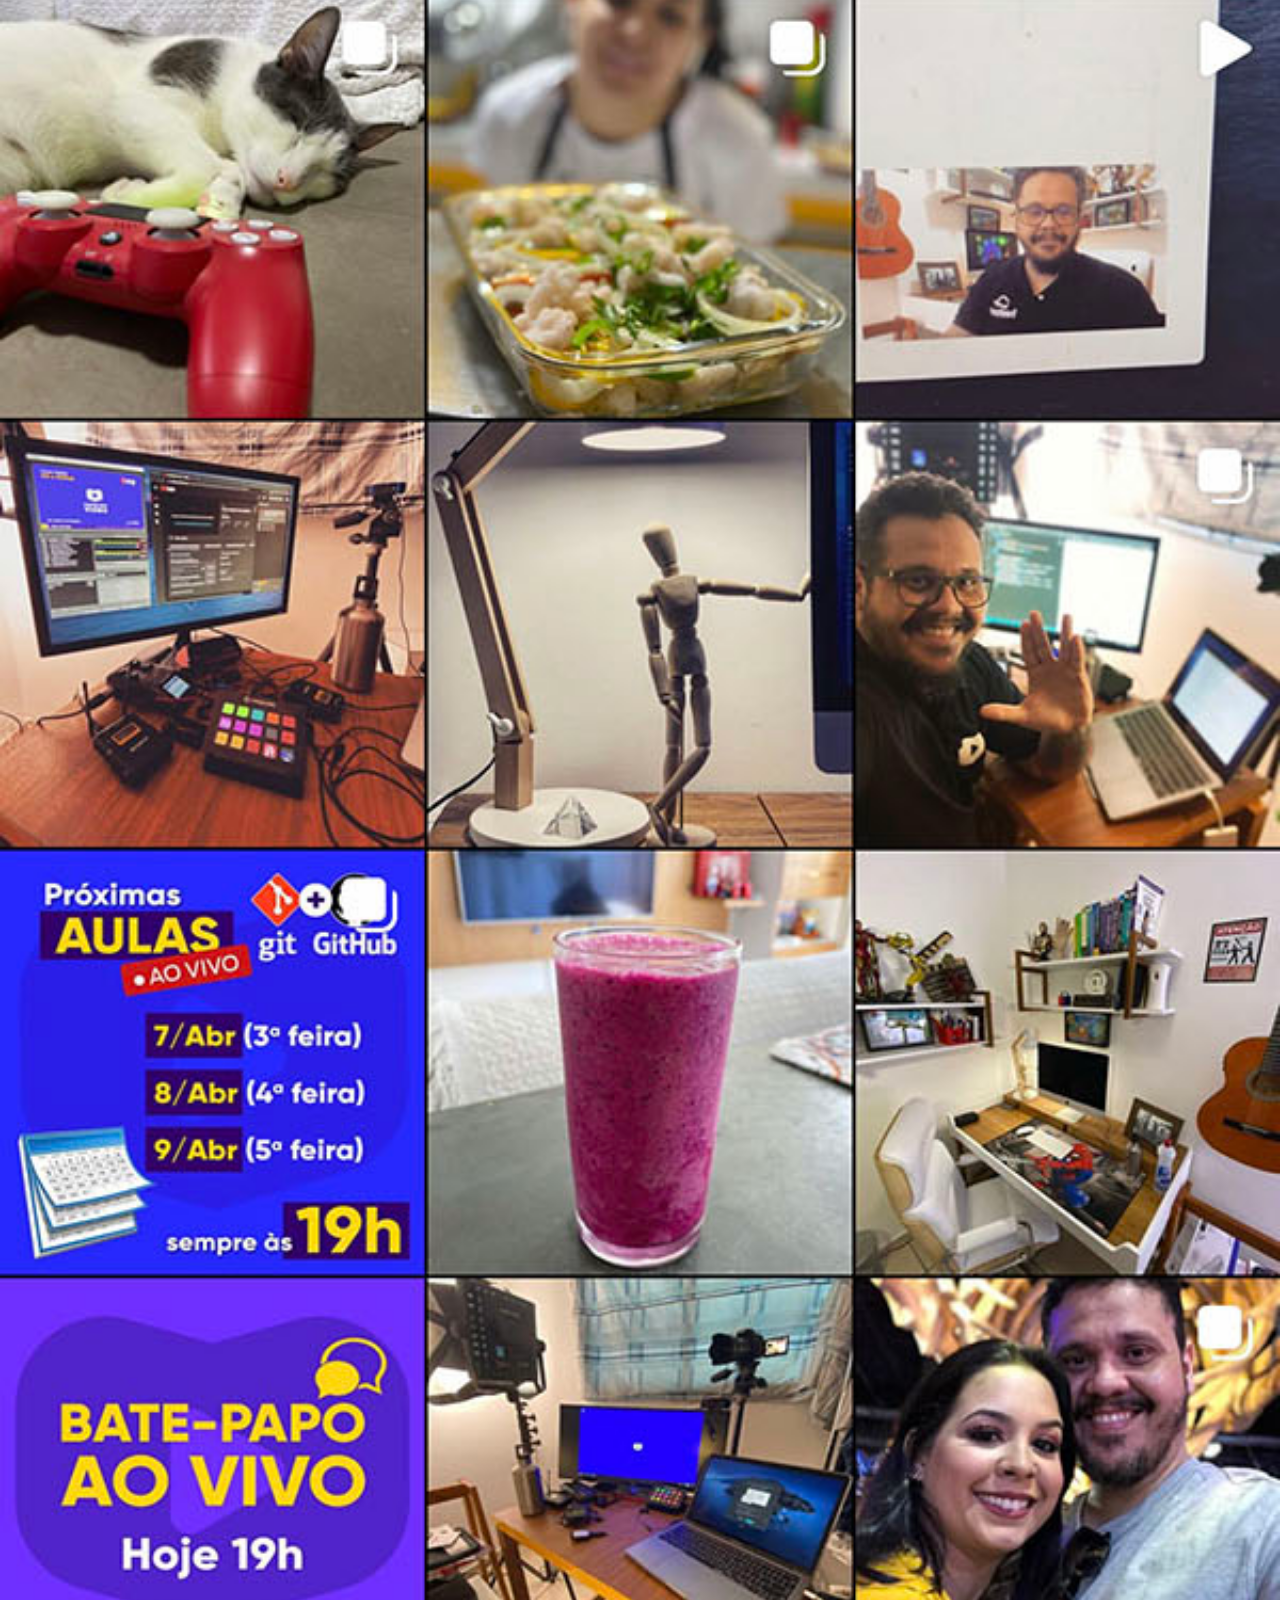
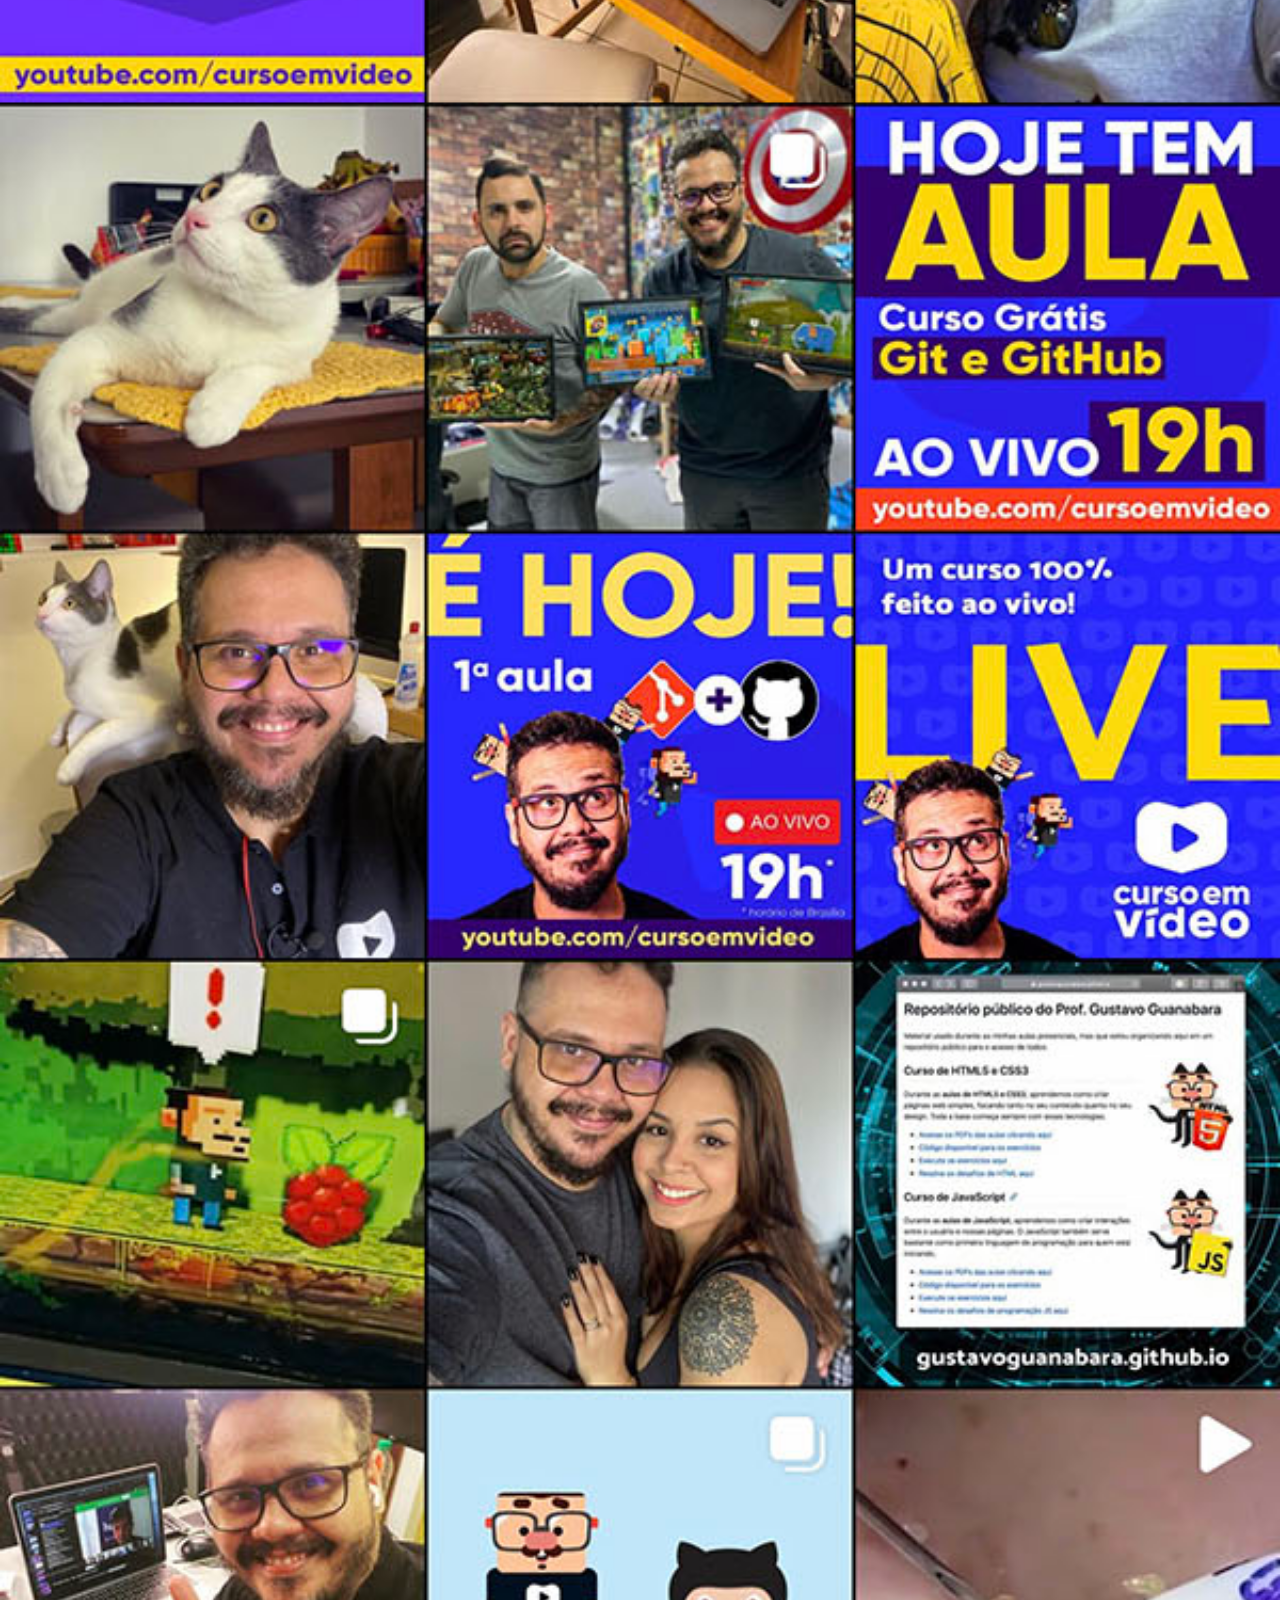
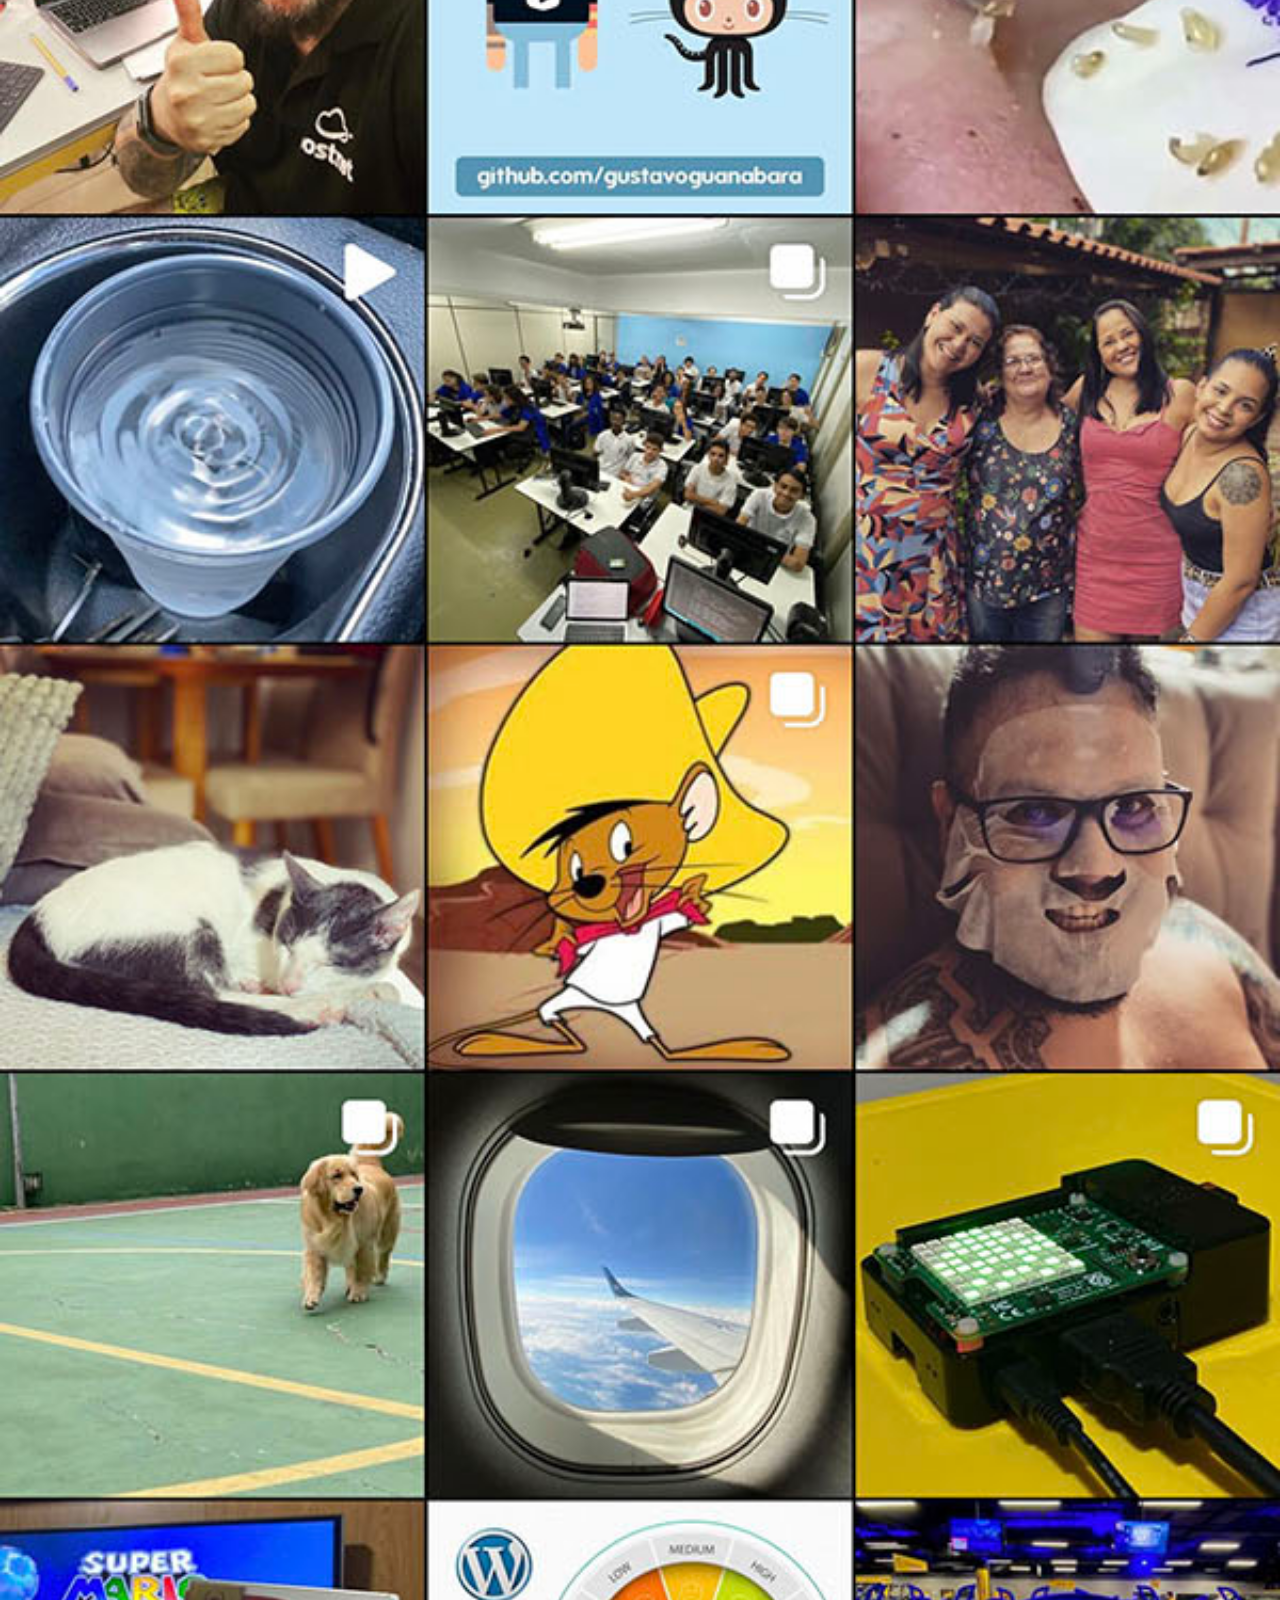
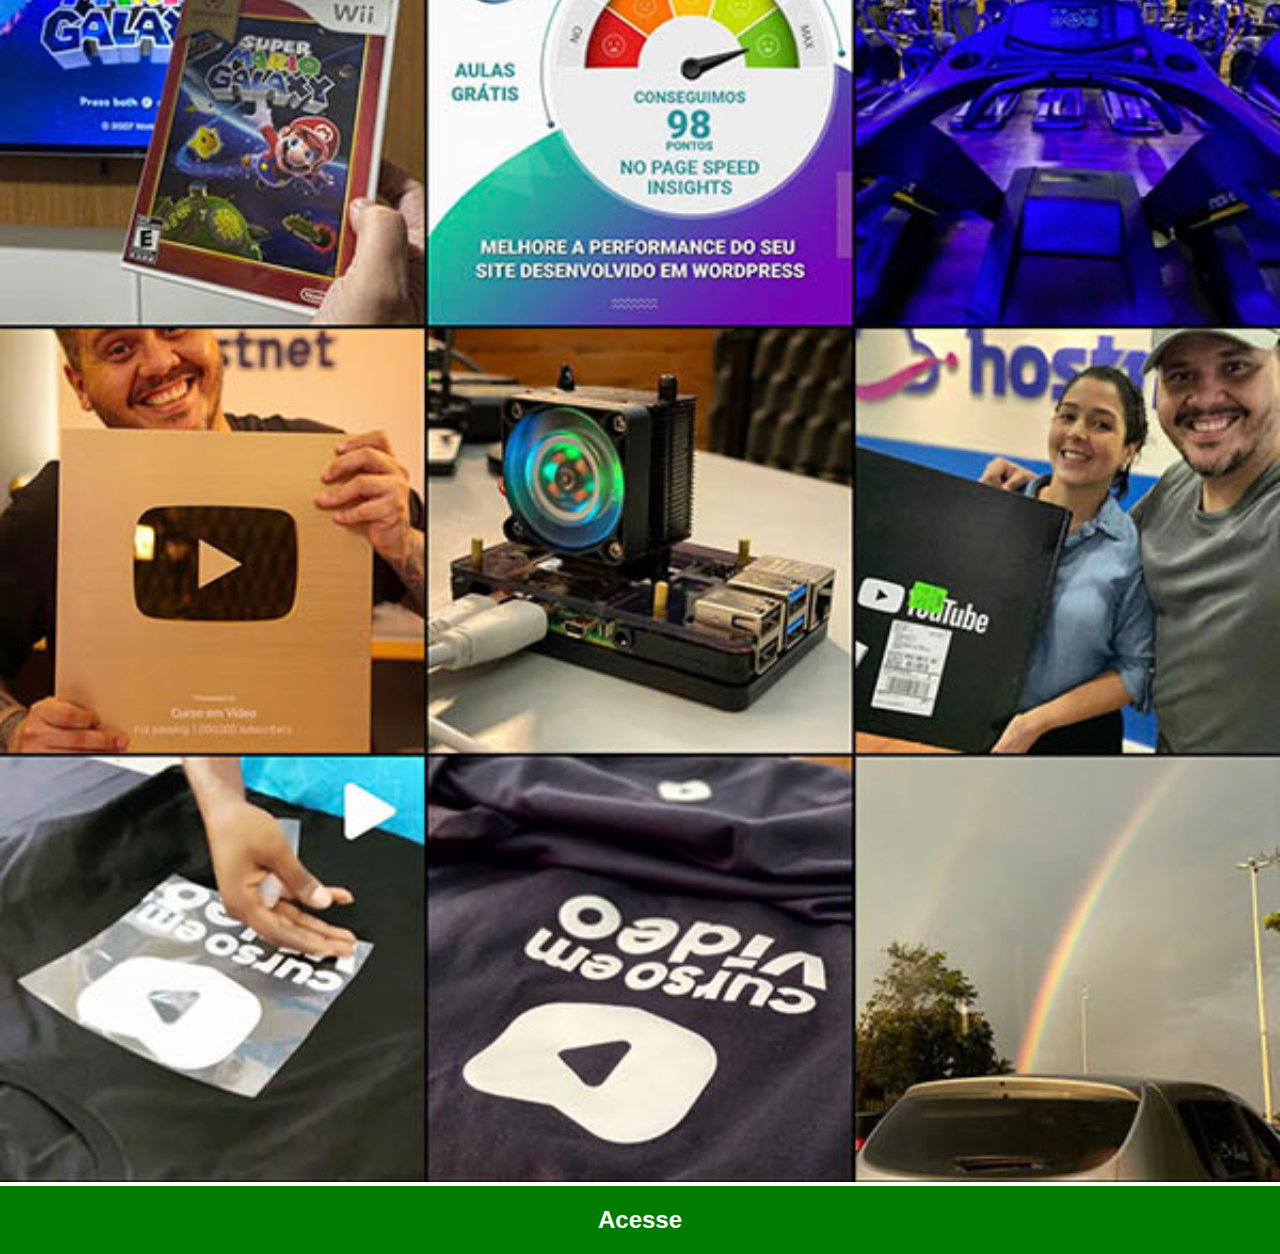
<file: instagram.html>
<!DOCTYPE html>
<html lang="pt-br">
<head>
    <meta charset="UTF-8">
    <meta http-equiv="X-UA-Compatible" content="IE=edge">
    <meta name="viewport" content="width=device-width, initial-scale=1.0">
    <title>Instagram</title>
    <link rel="stylesheet" href="estilos/social.css">
</head>
<body>
    <img src="./imagens/tela-instagram.jpg" alt="instagram">
    <a href="https://www.instagram.com/gustavoguanabara/" target="_blank" rel="external">Acesse</a>
</body>
</html>
</file>
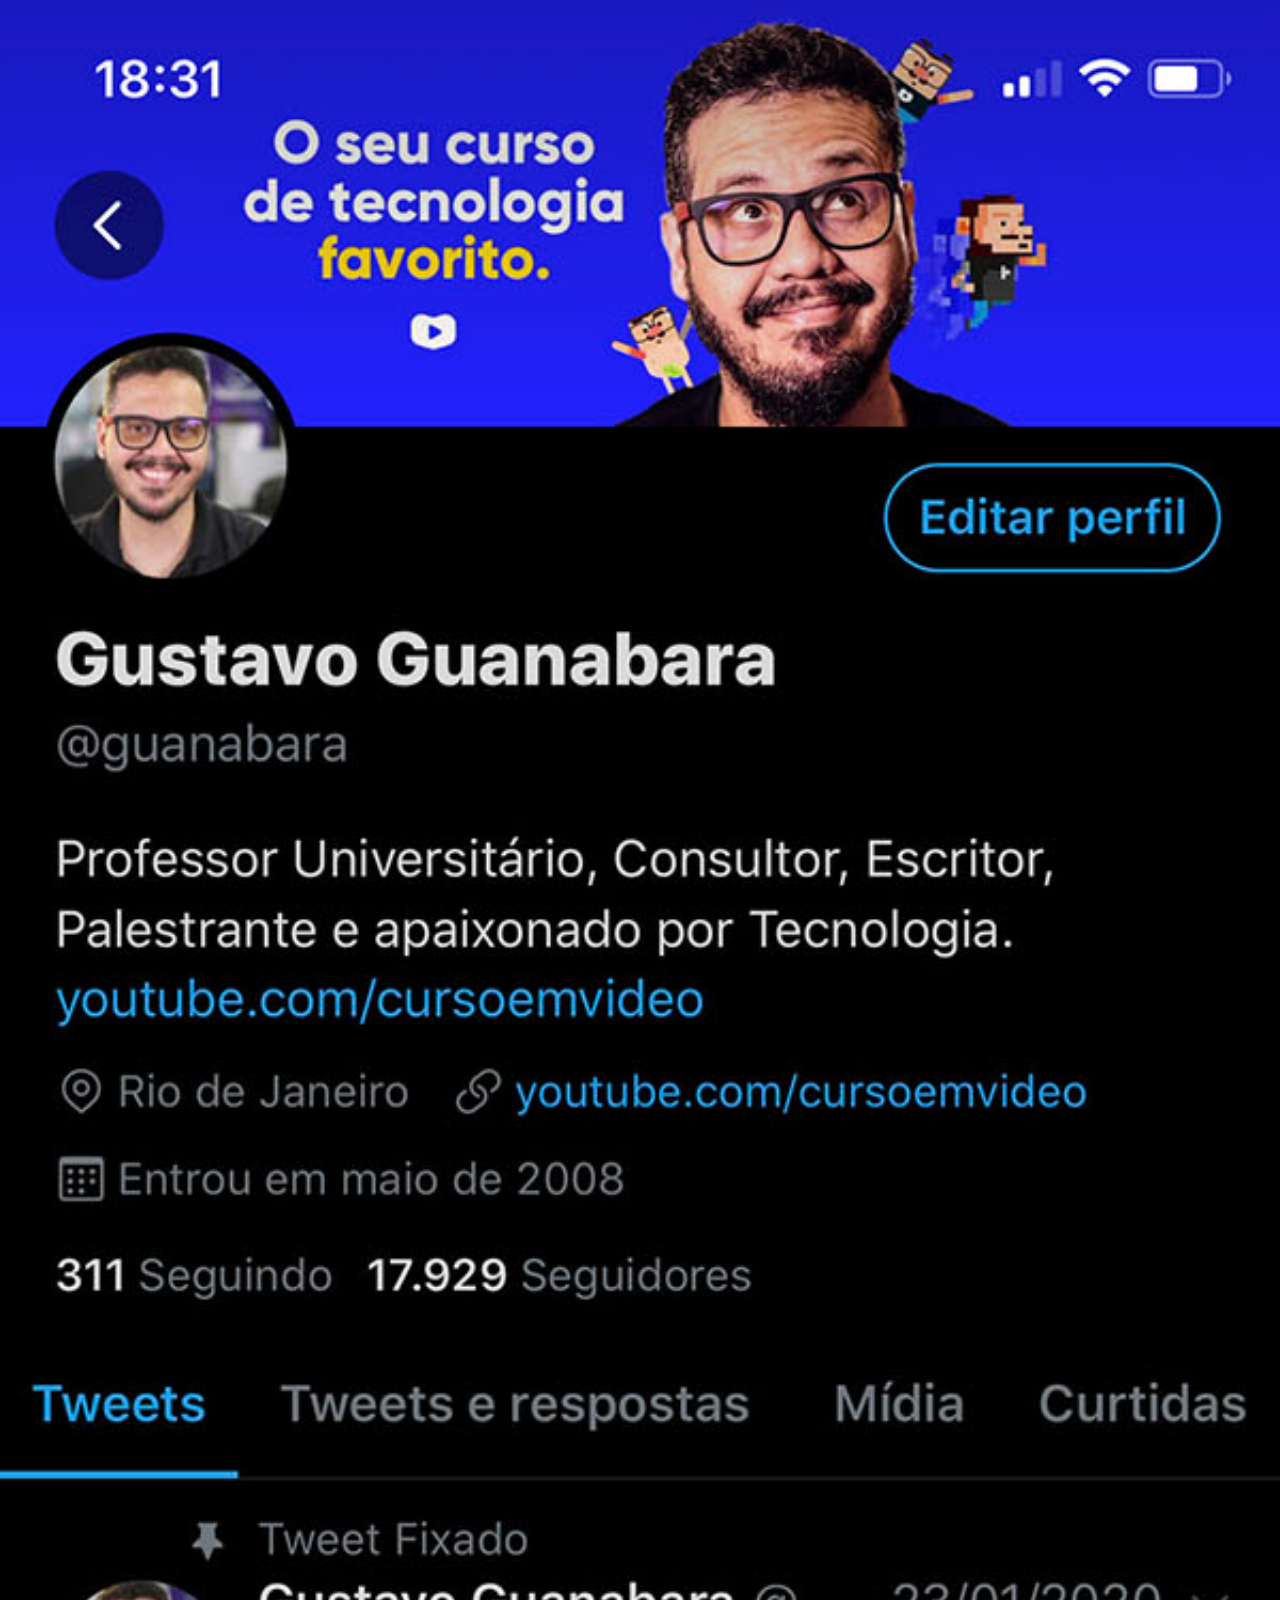
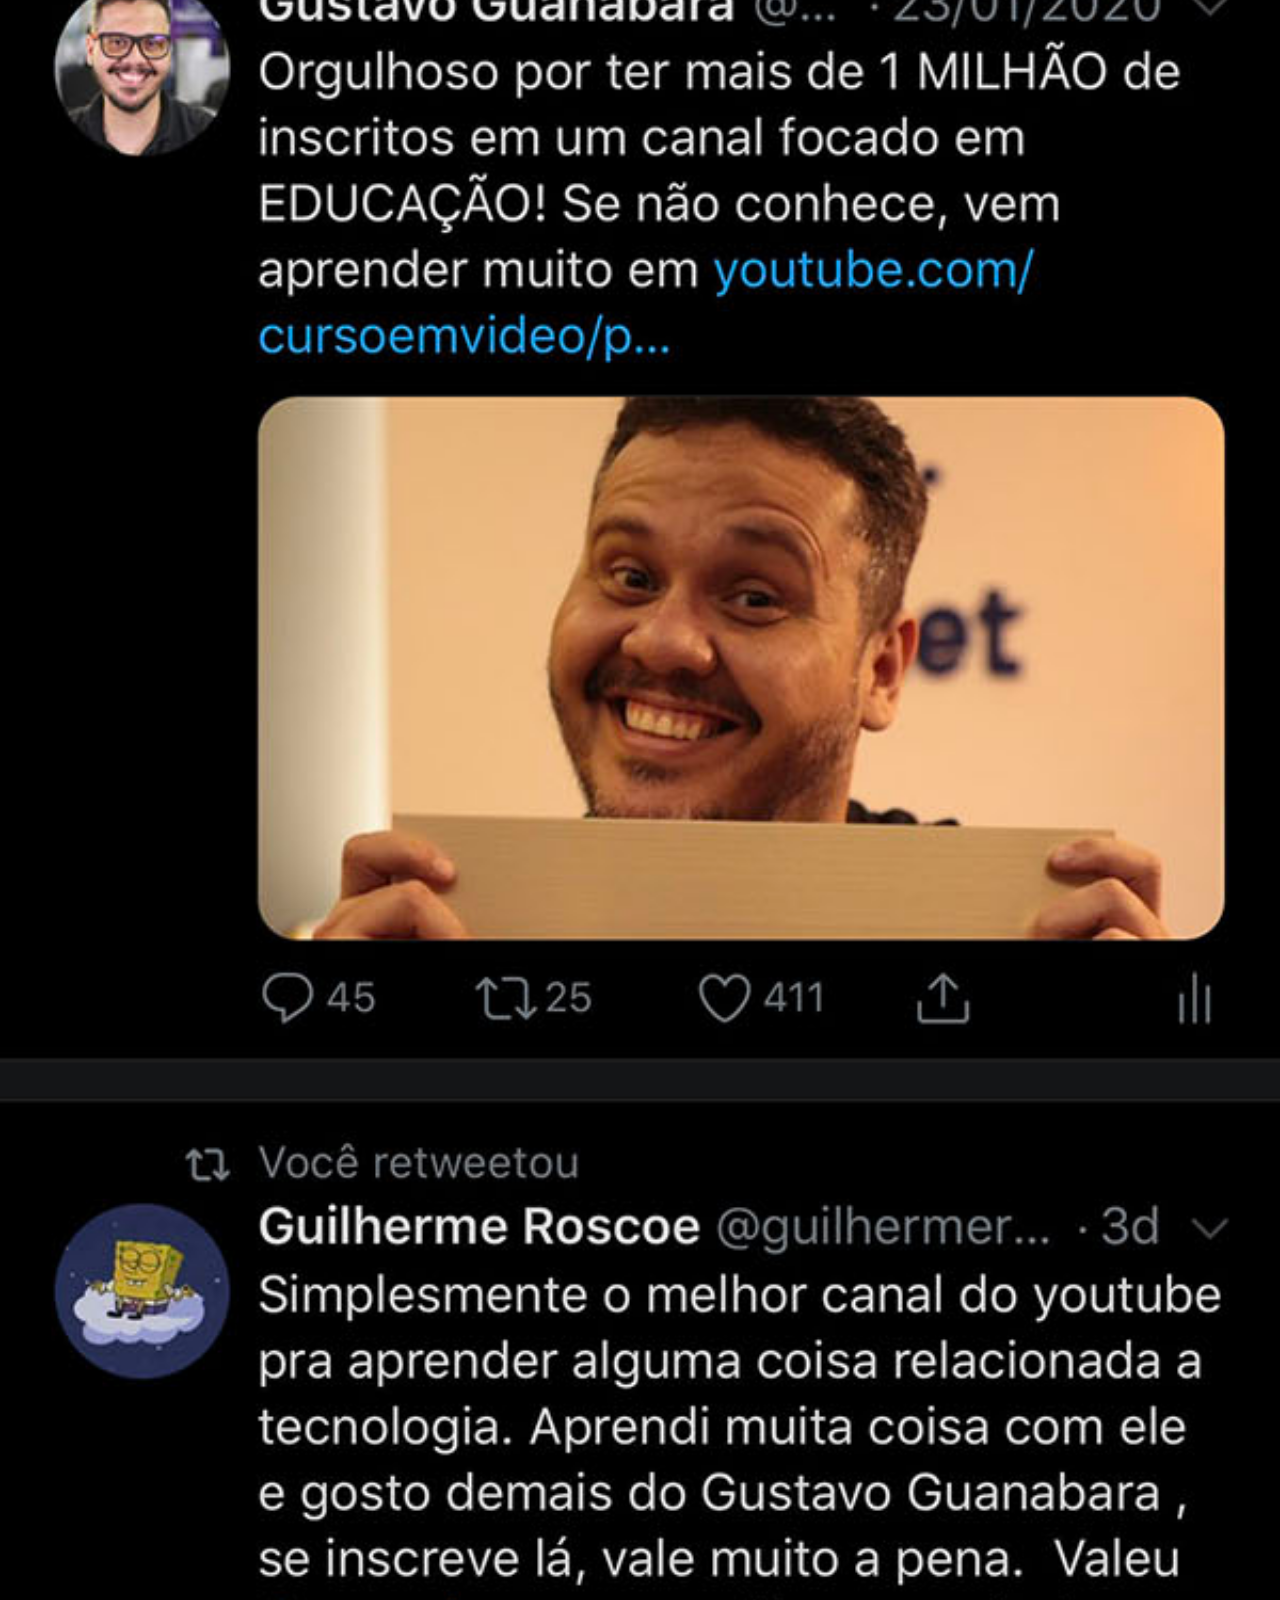
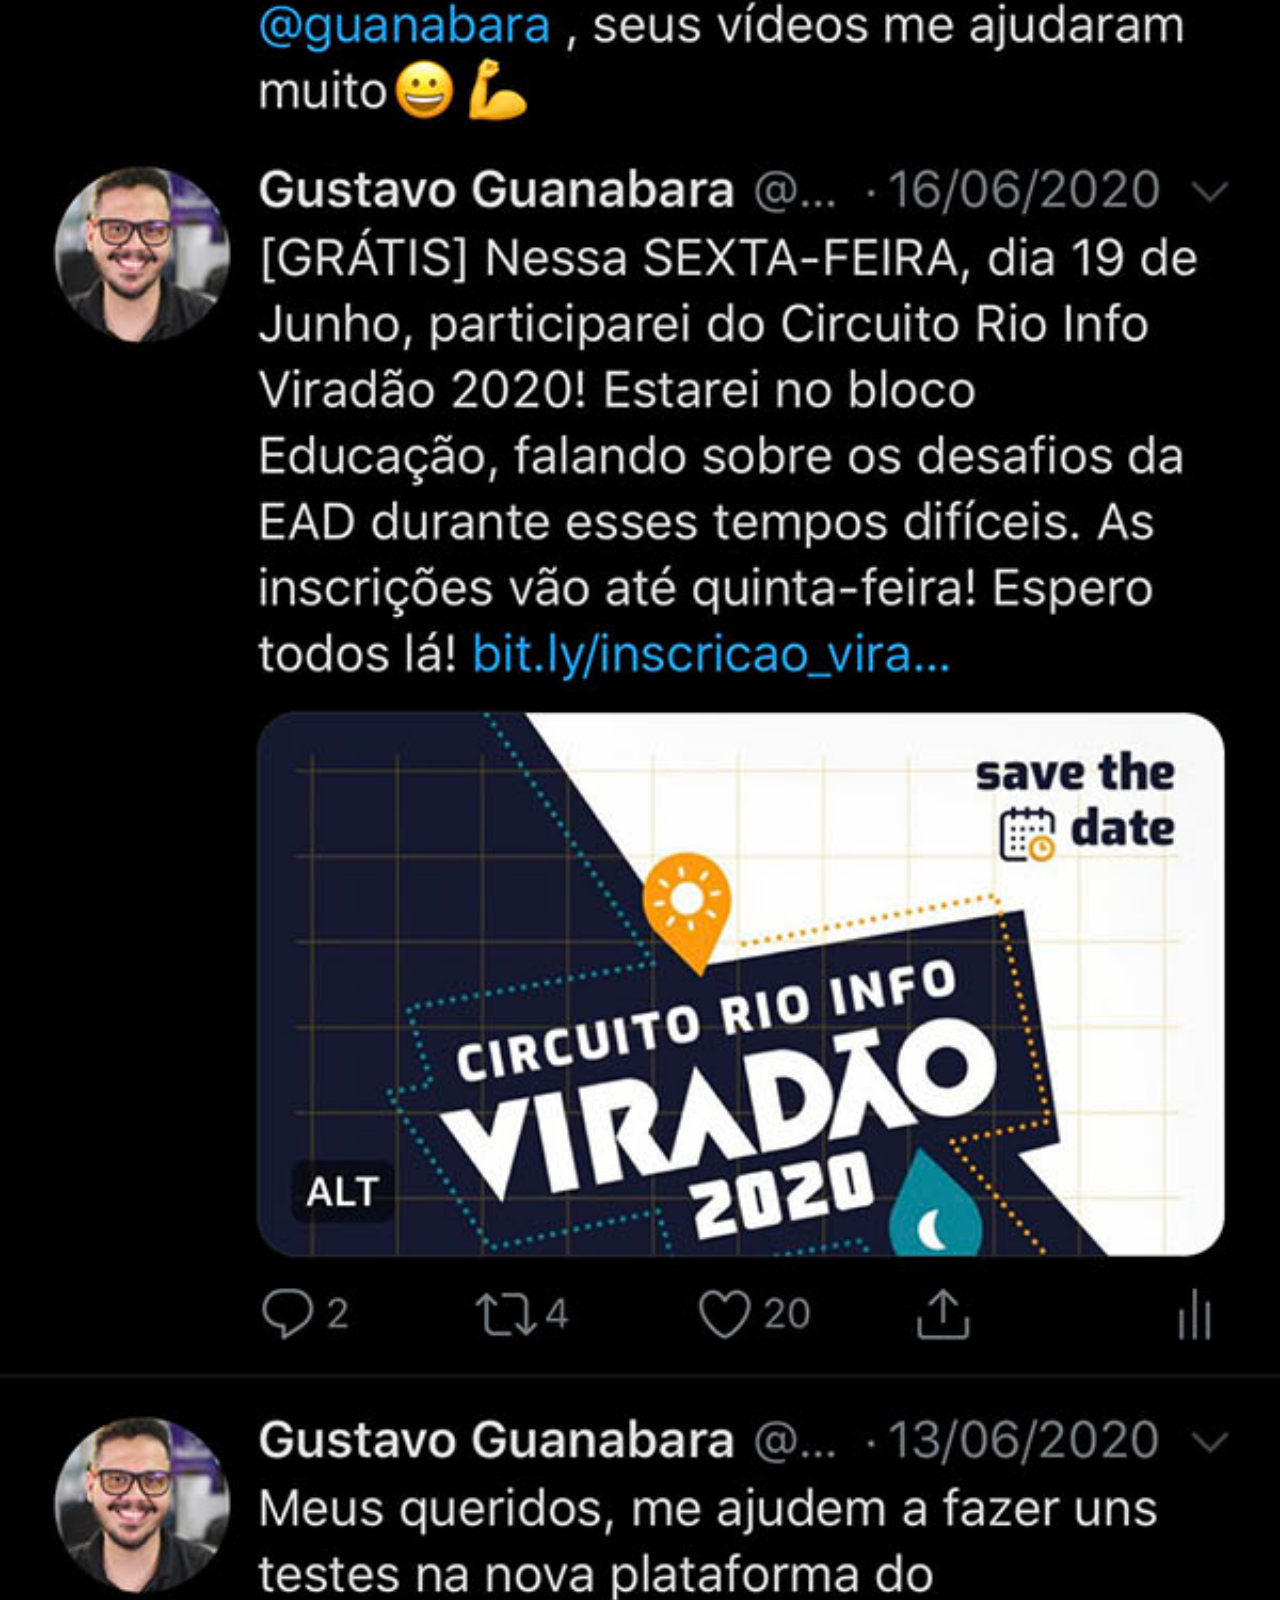
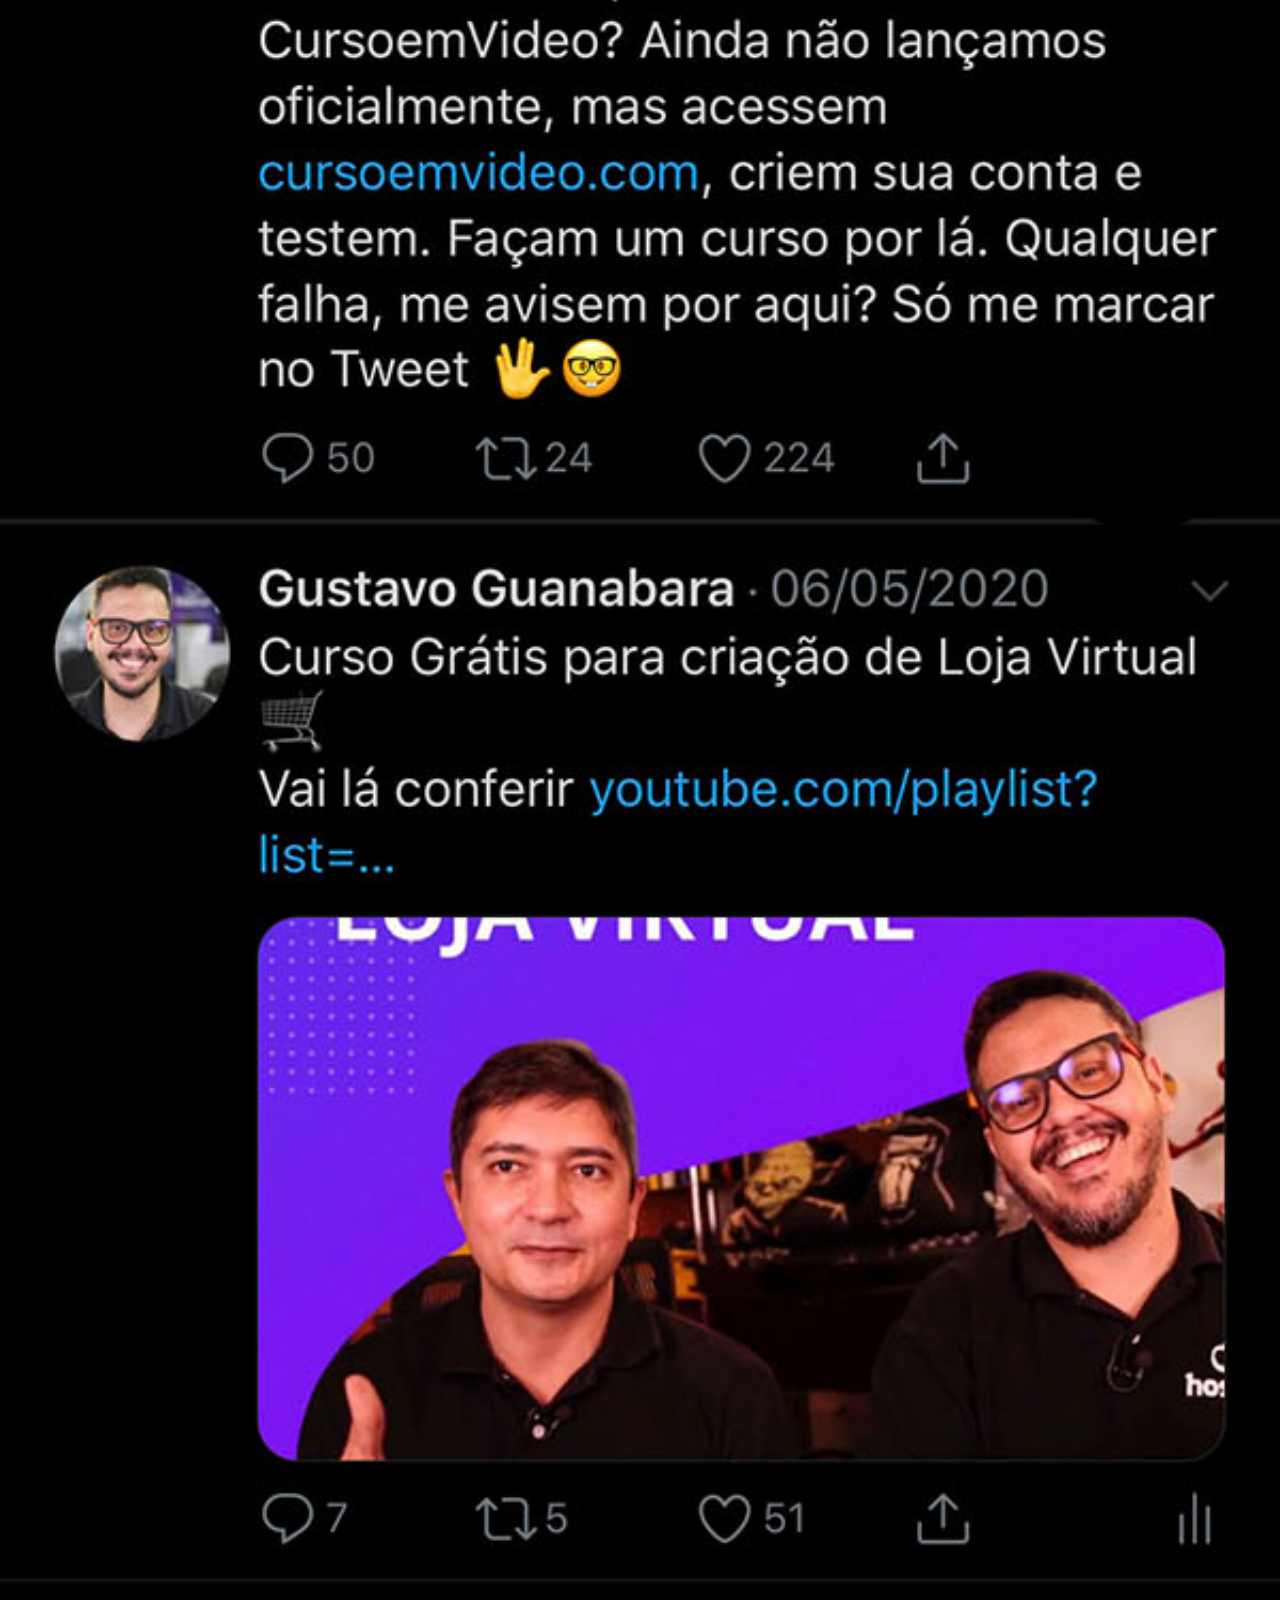
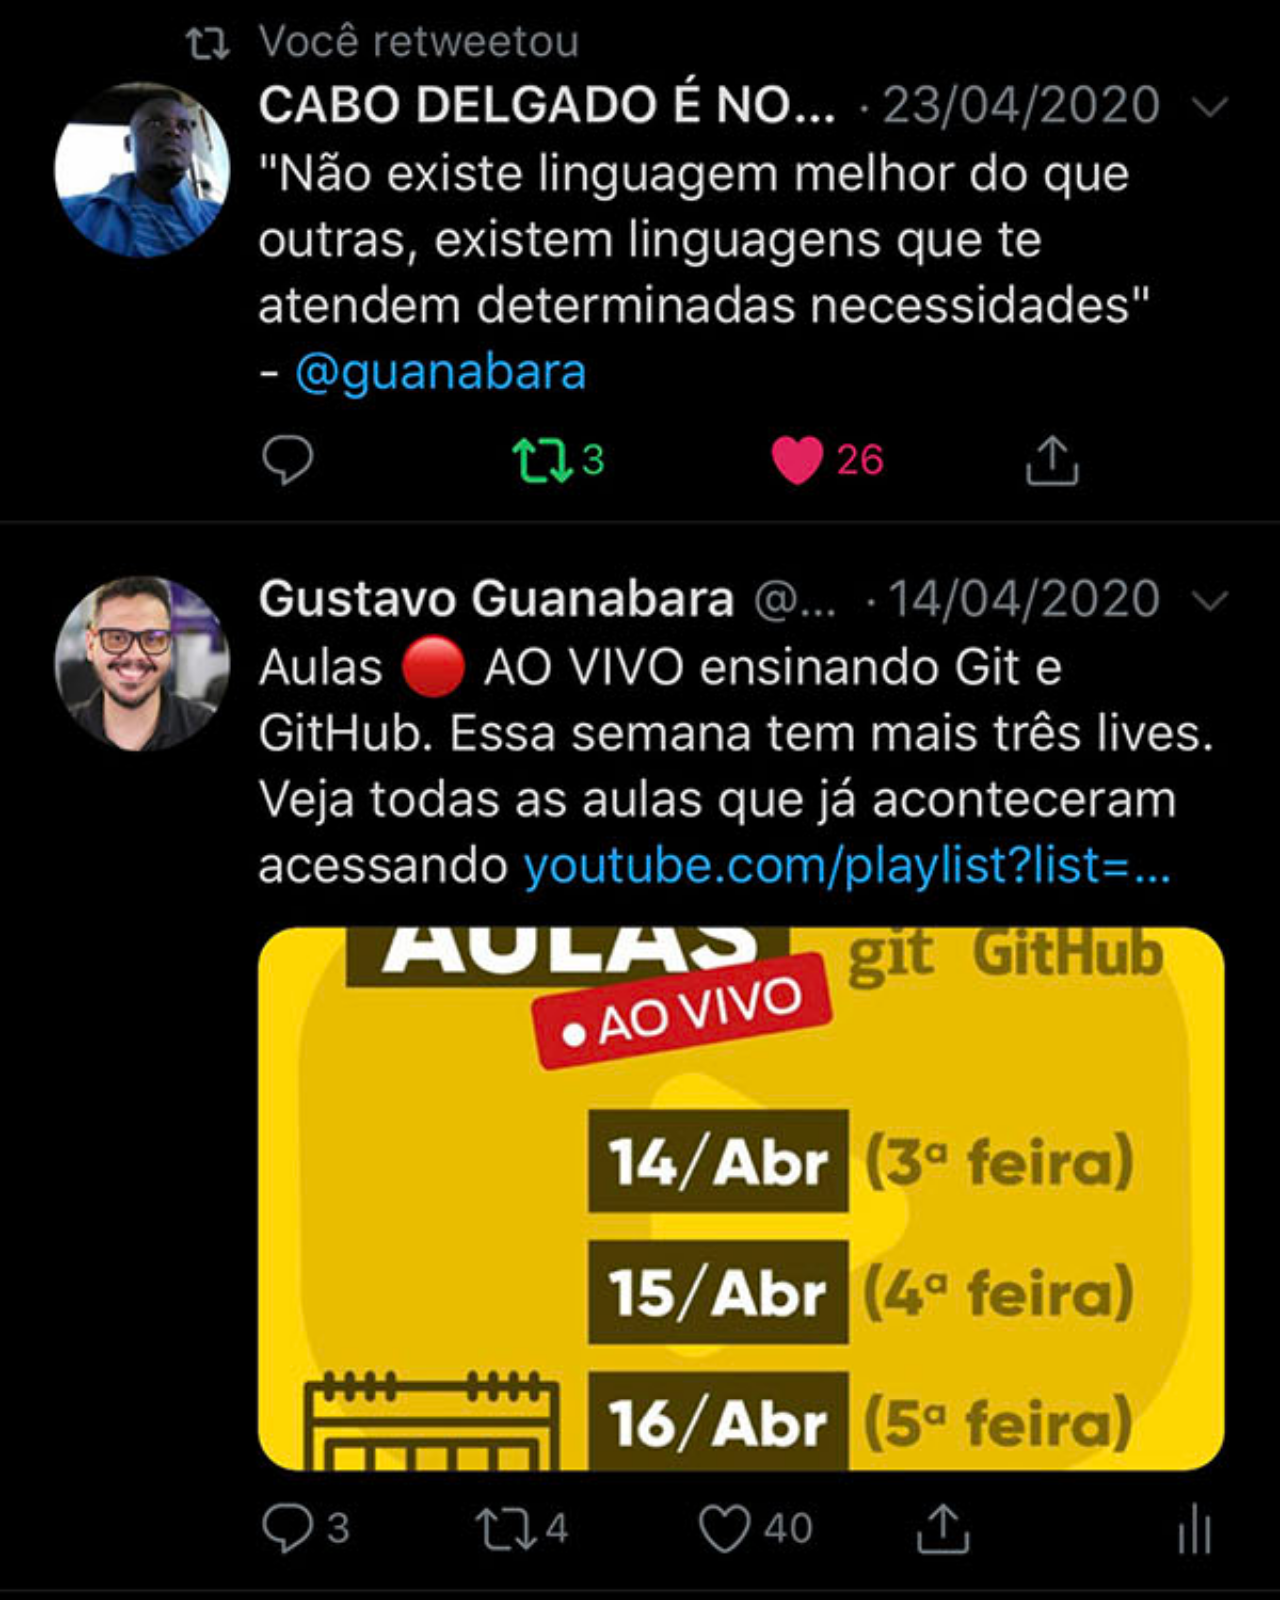
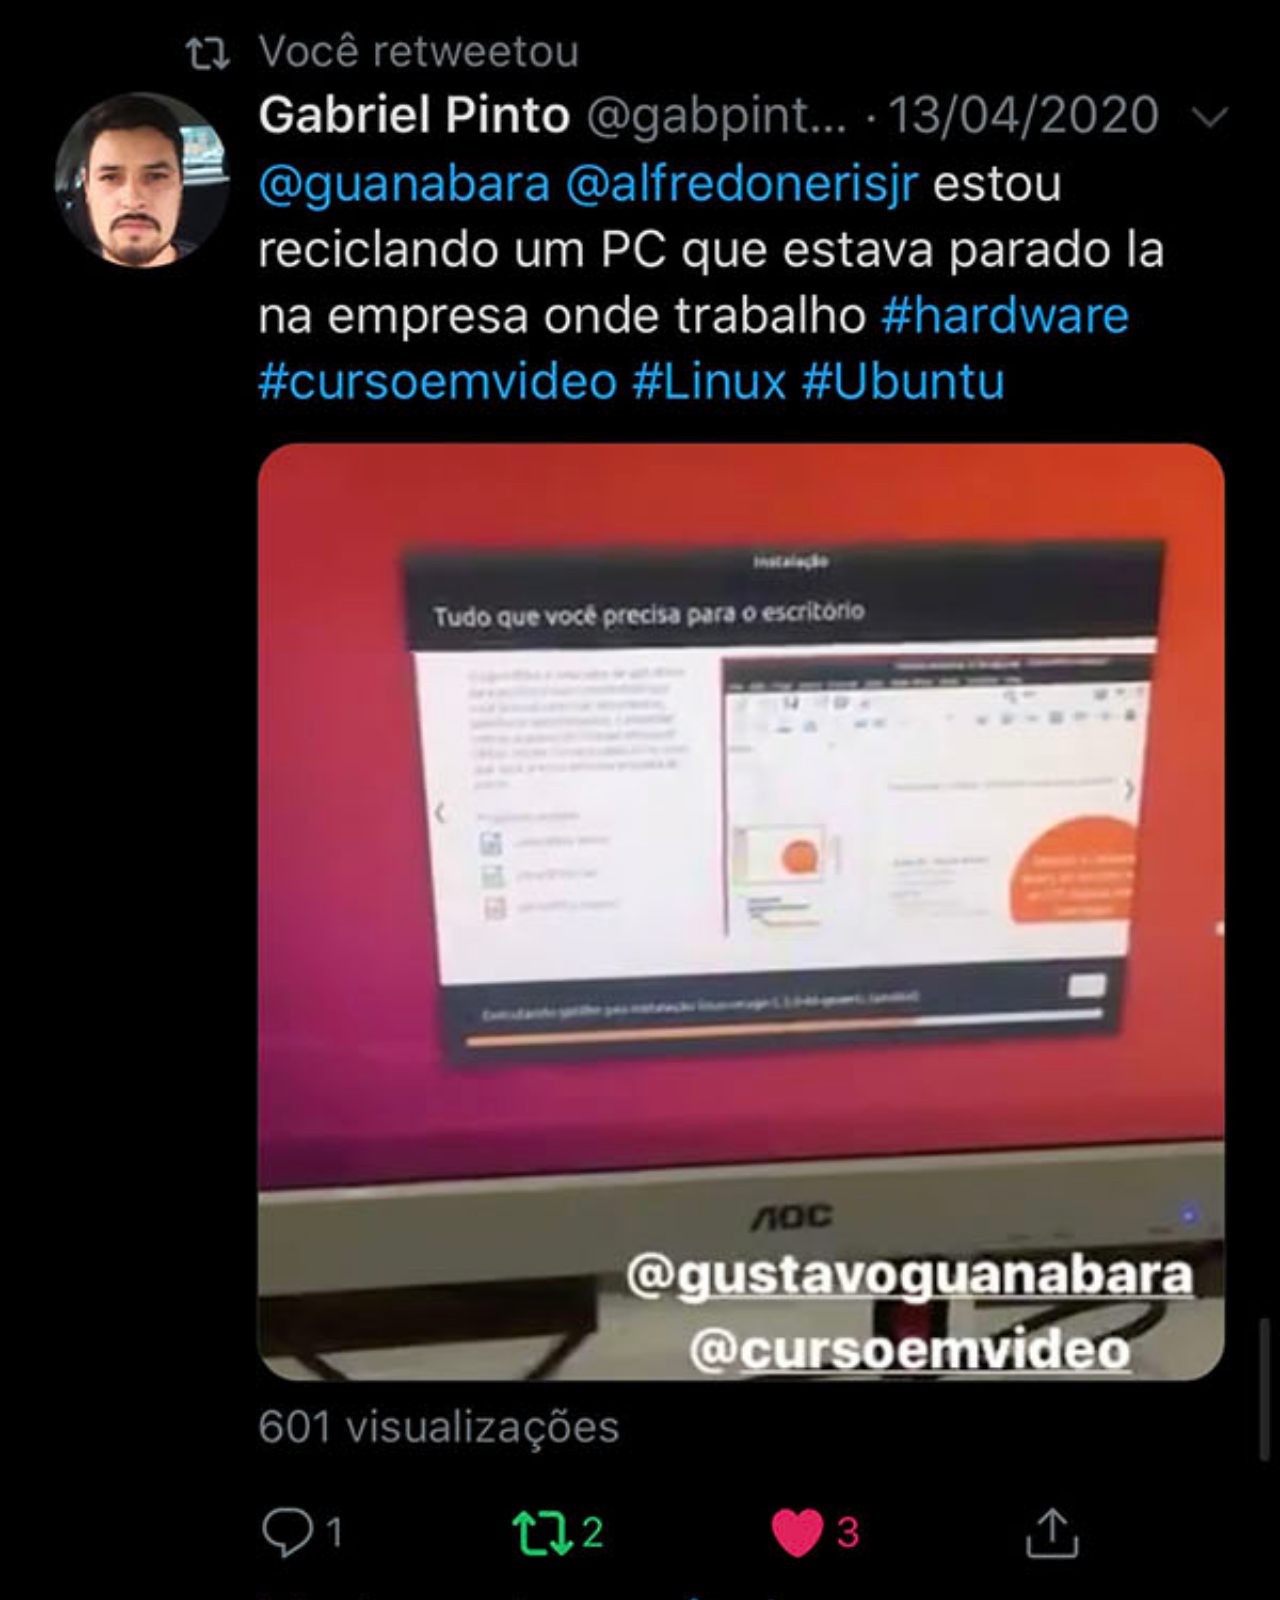
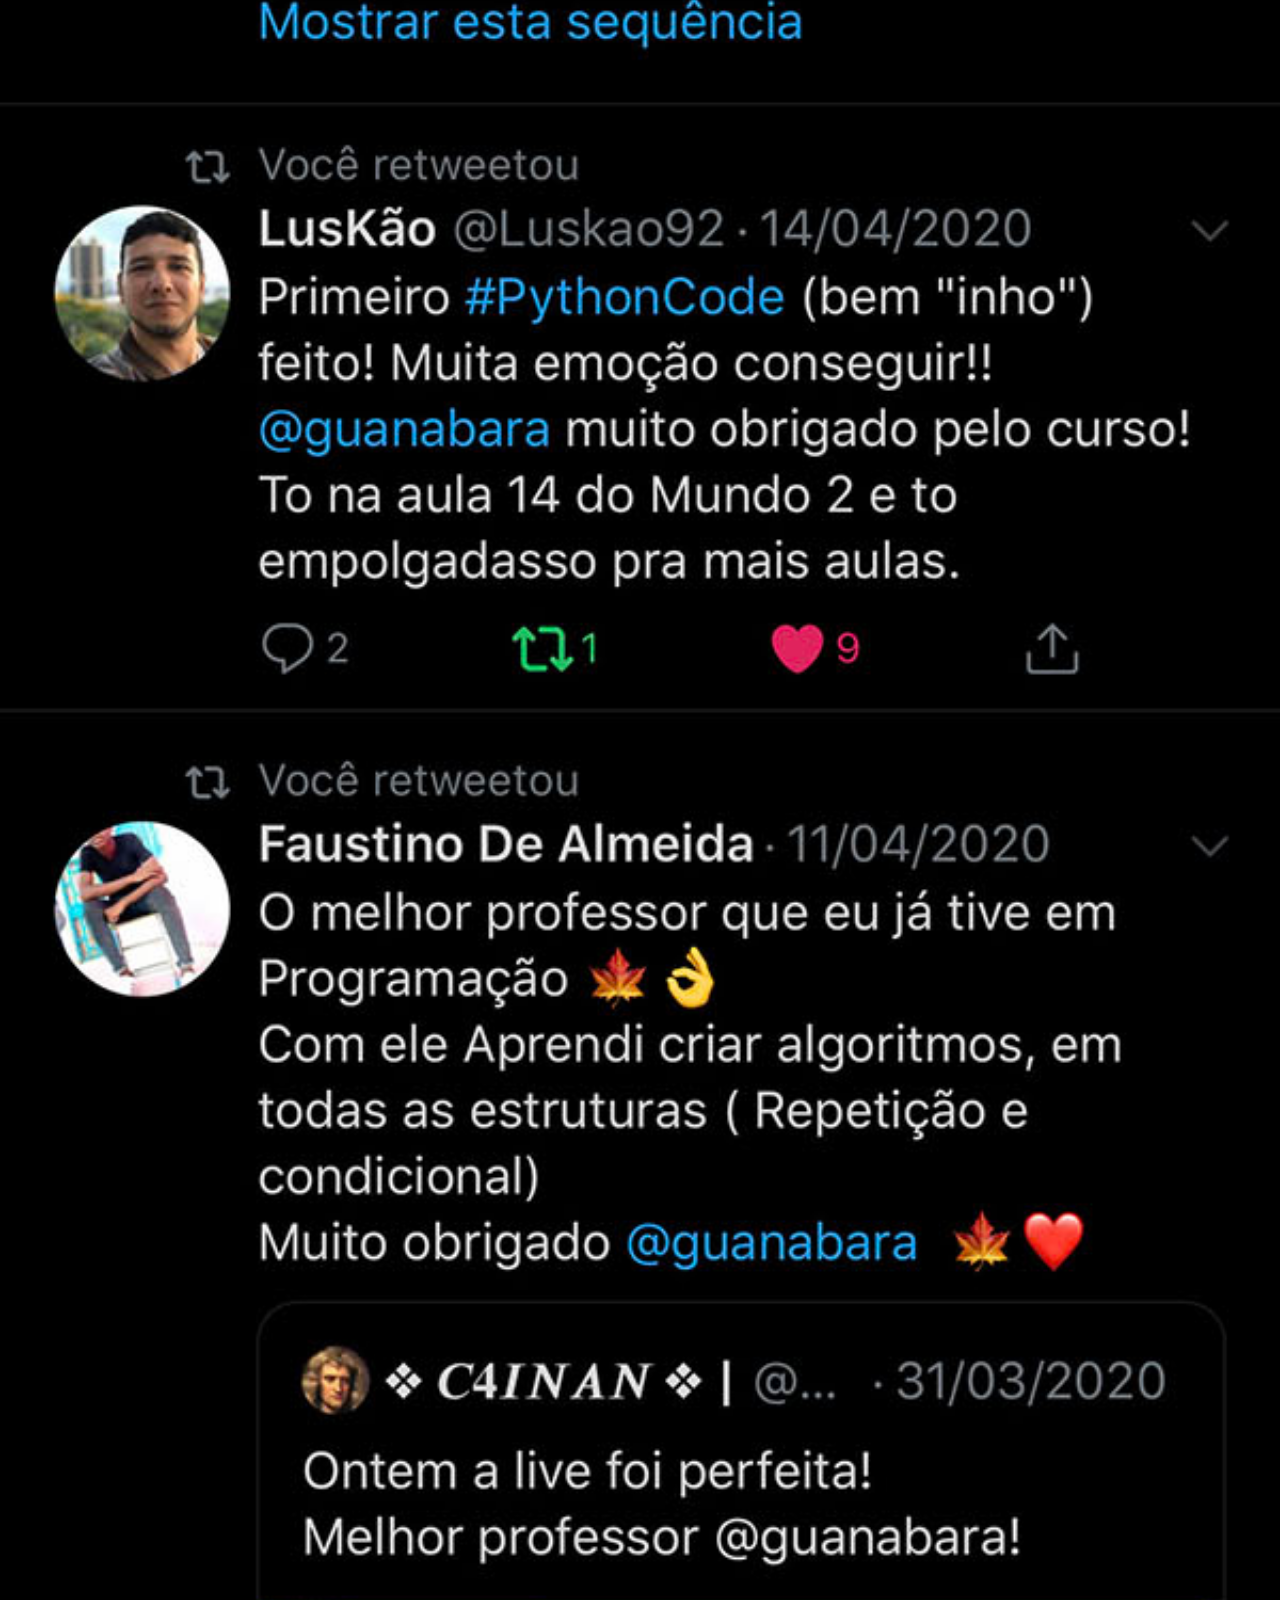
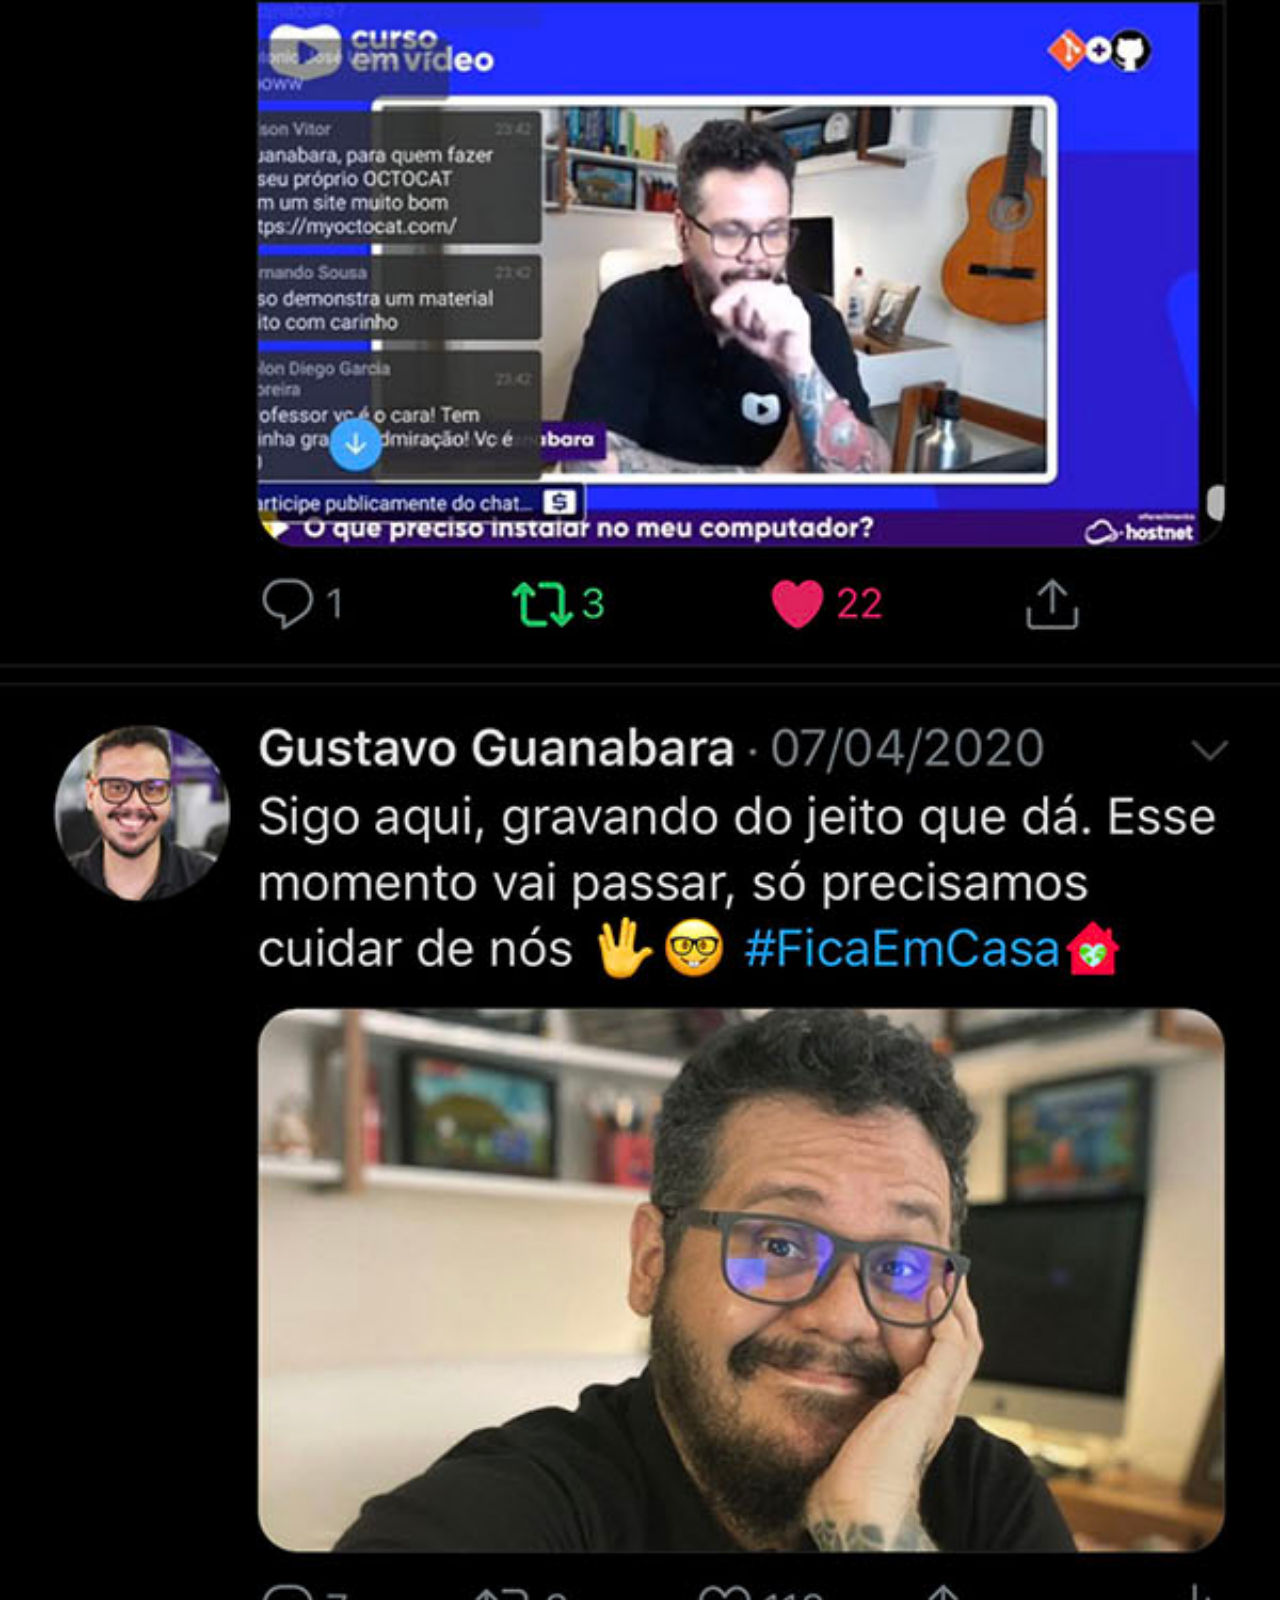
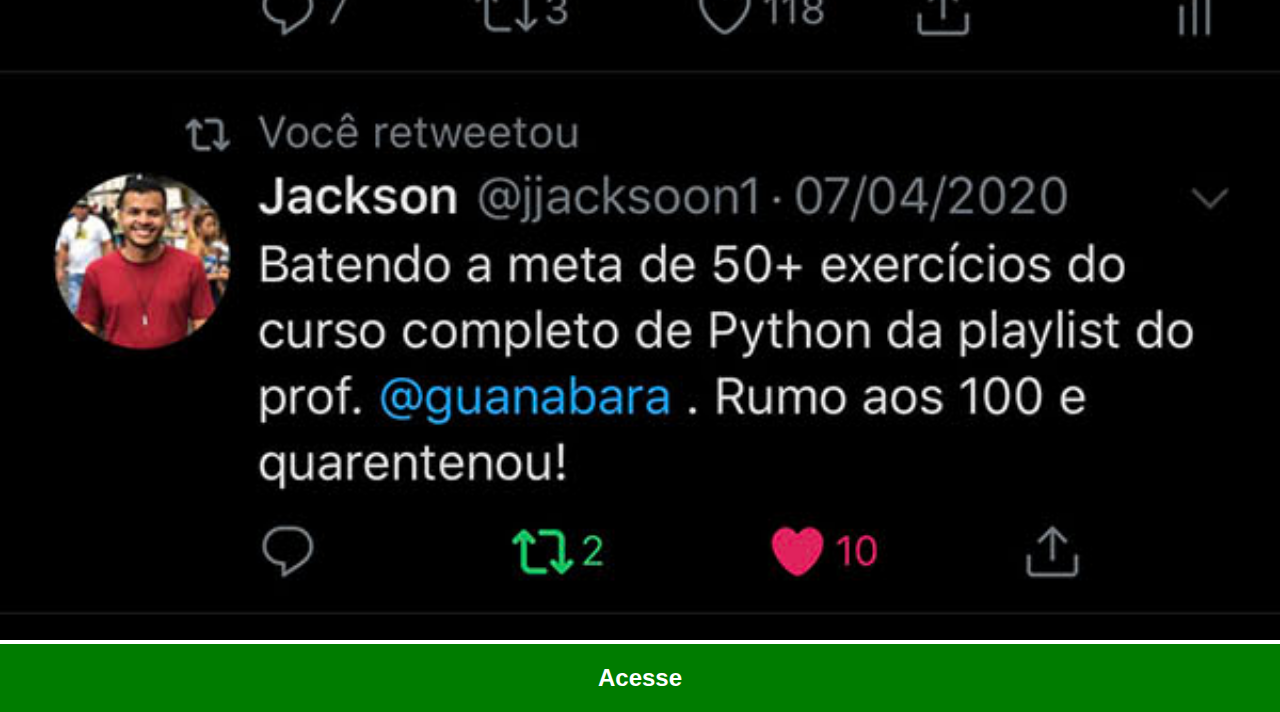
<file: twitter.html>
<!DOCTYPE html>
<html lang="pt-br">
<head>
    <meta charset="UTF-8">
    <meta http-equiv="X-UA-Compatible" content="IE=edge">
    <meta name="viewport" content="width=device-width, initial-scale=1.0">
    <title>Document</title>
    <link rel="stylesheet" href="estilos/social.css">
</head>
<body>
    <img src="./imagens/tela-twitter.jpg" alt="twitter">
    <a href="https://twitter.com/guanabara" target="_blank" rel="external">Acesse</a>
</body>
</html>
</file>
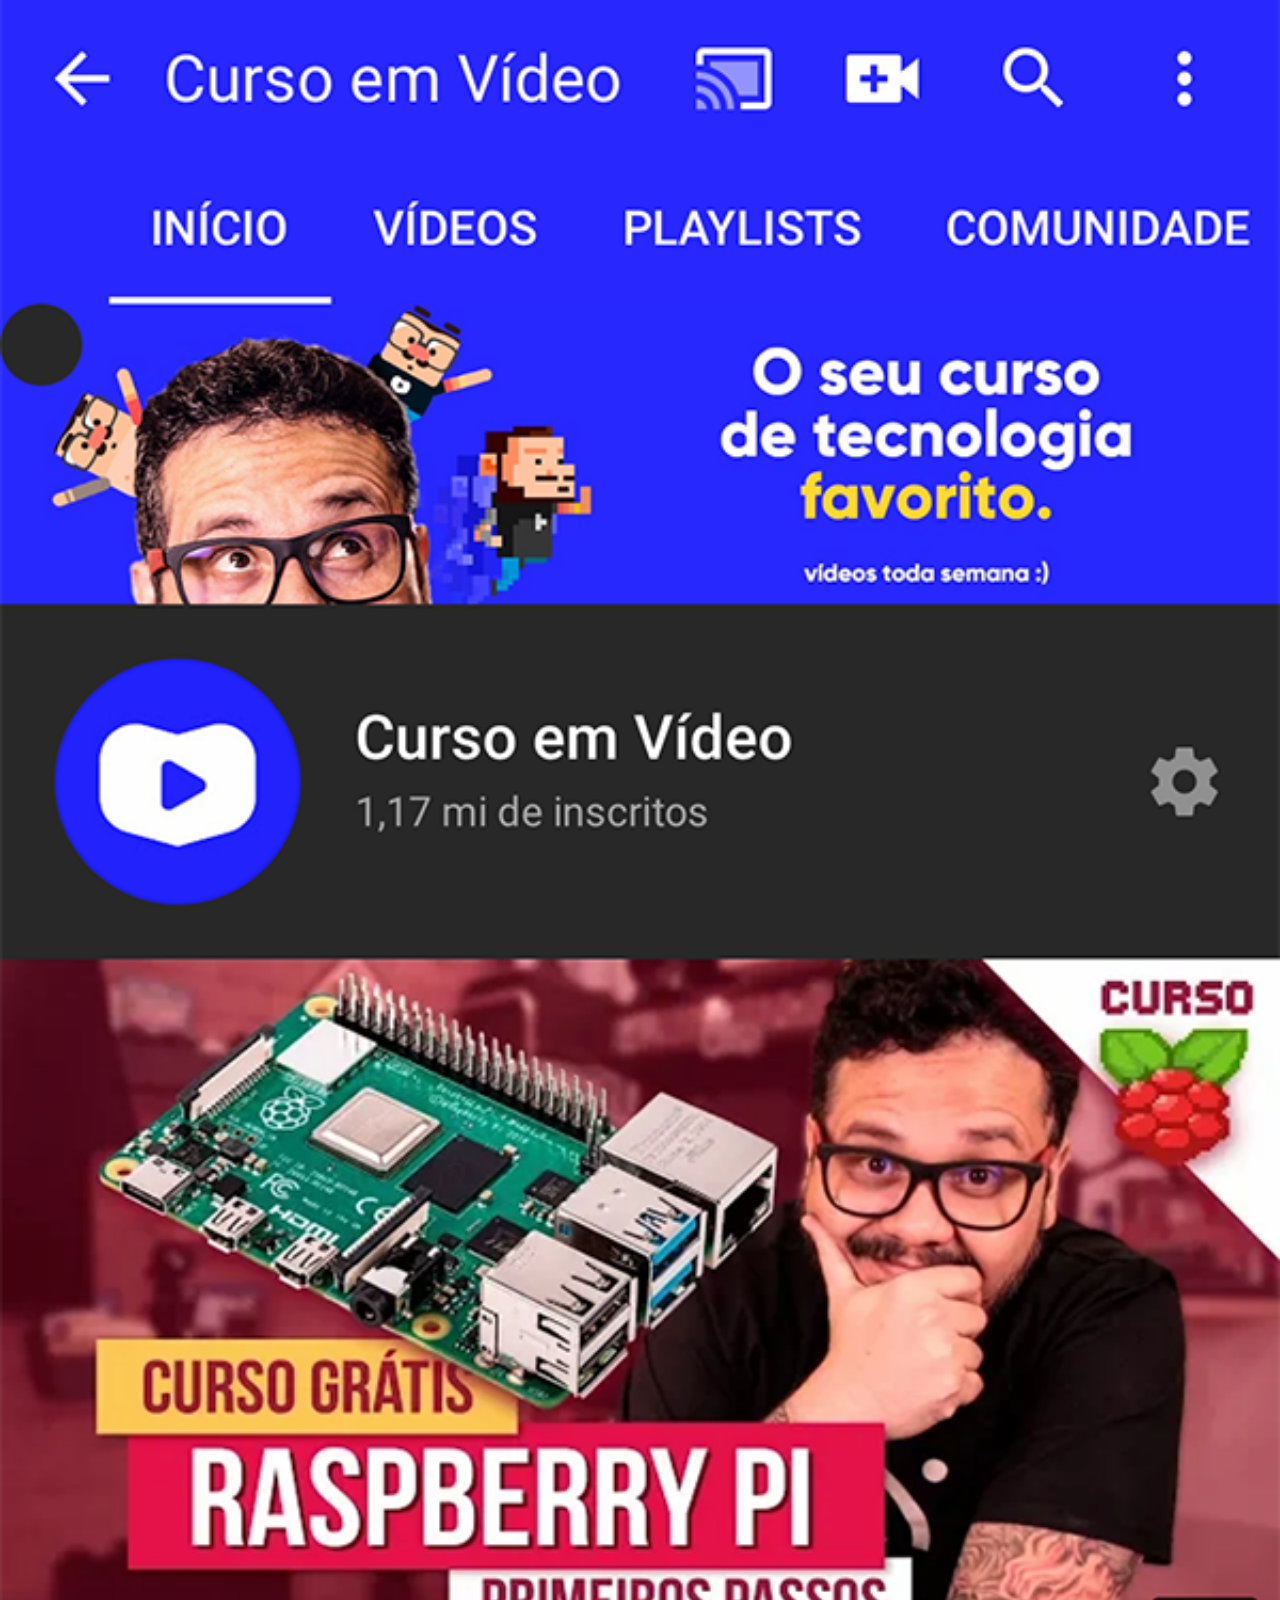
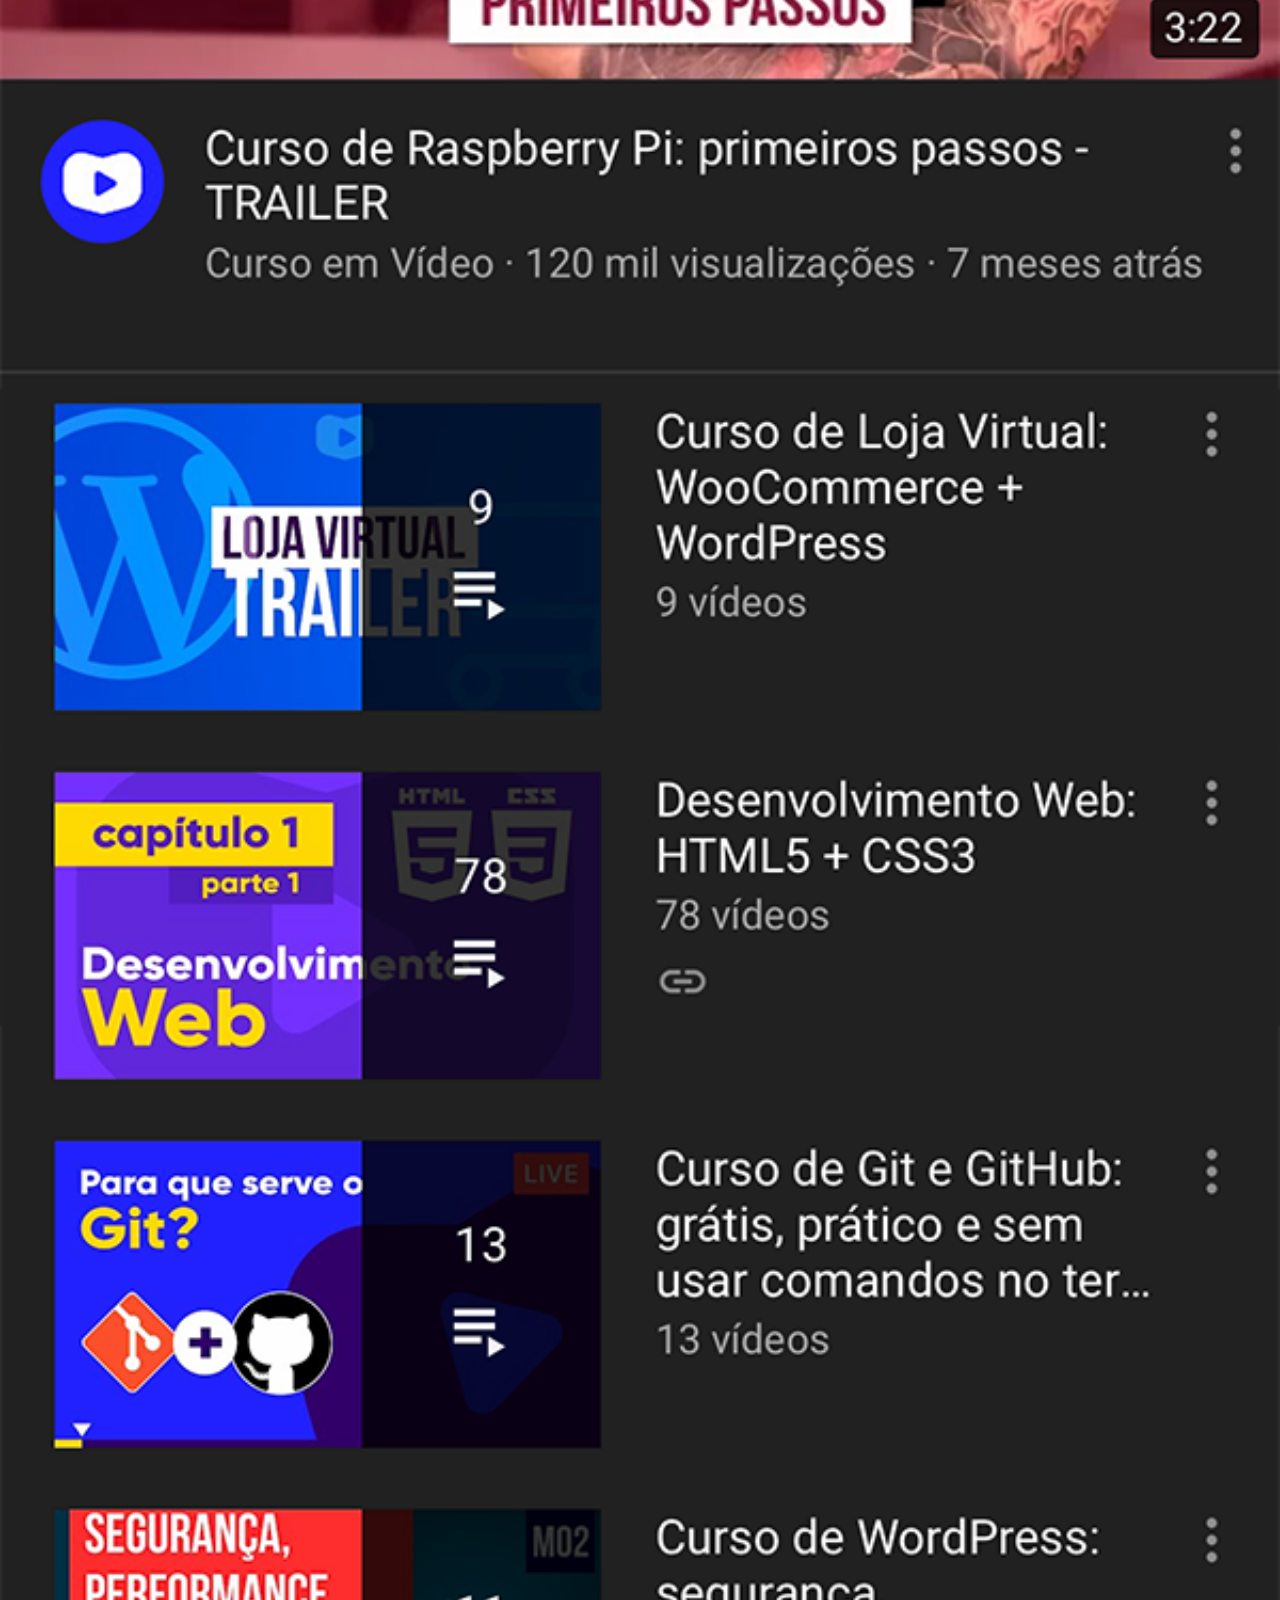
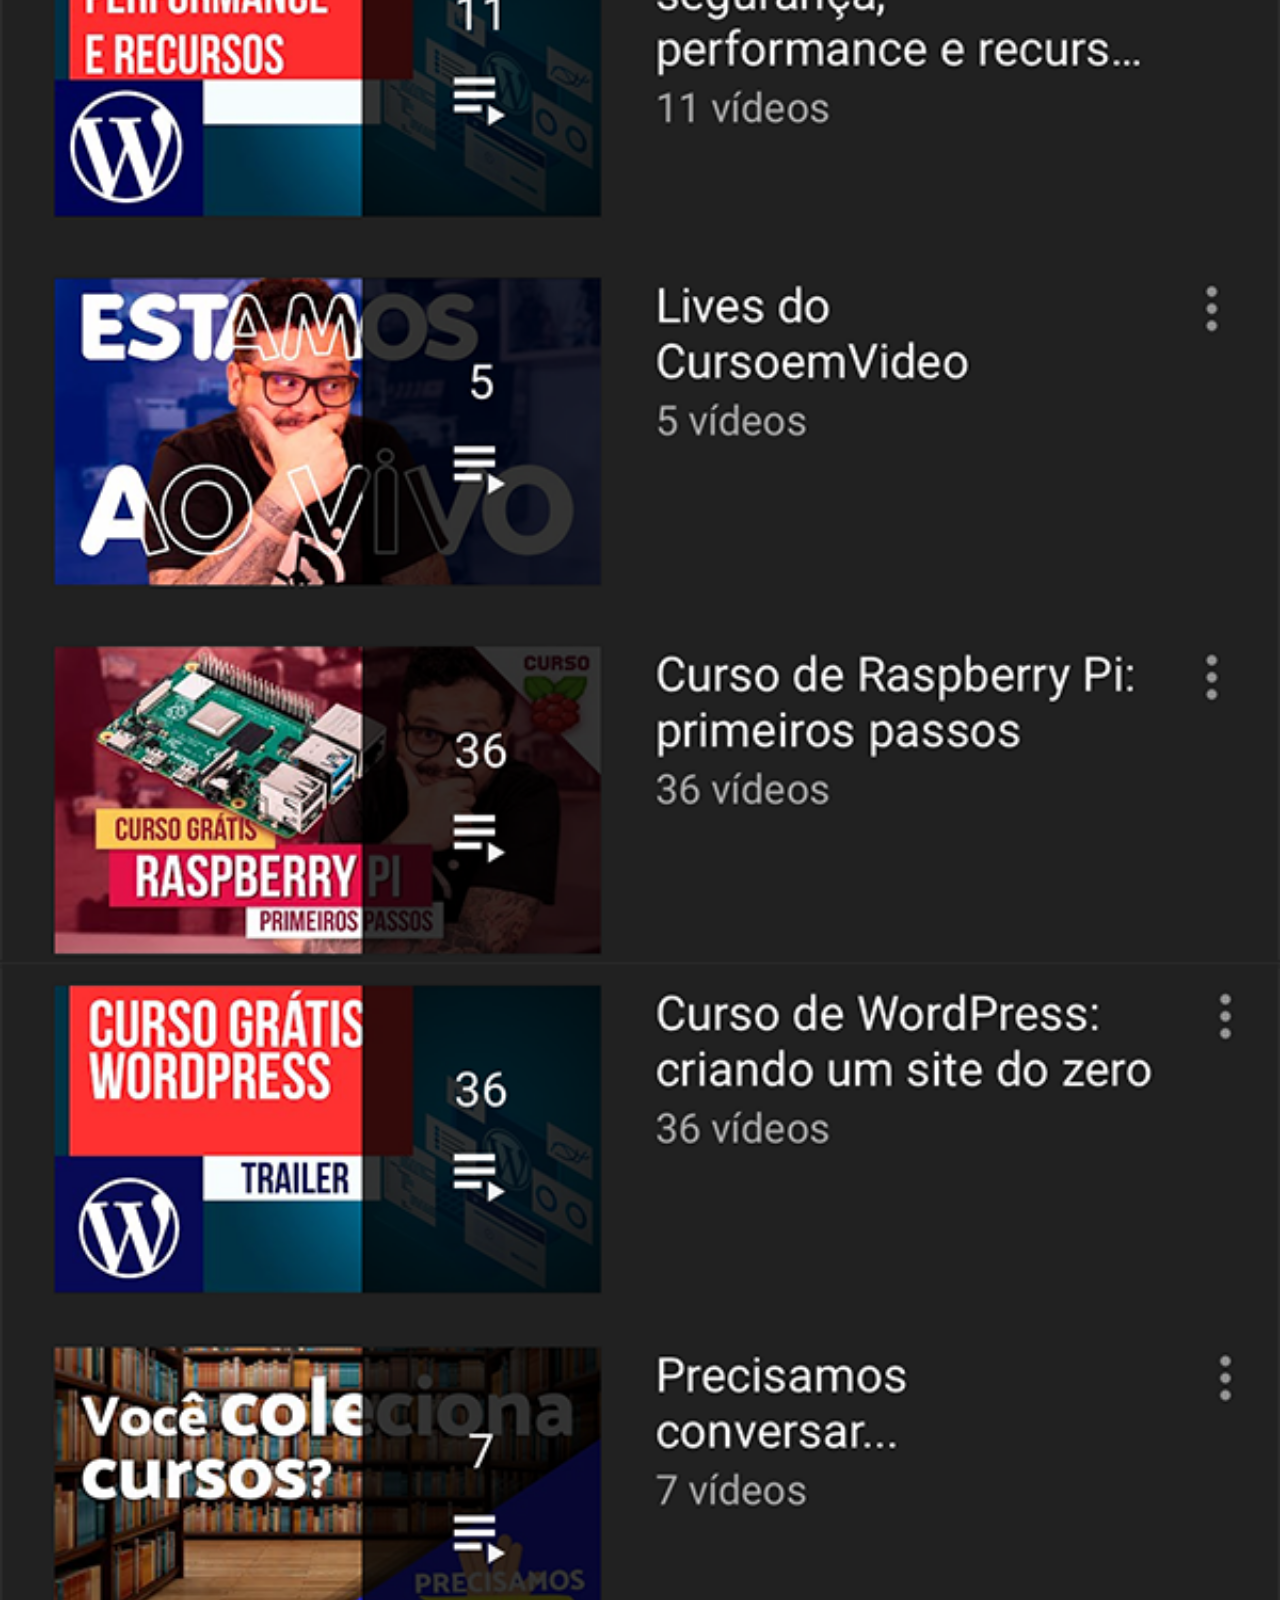
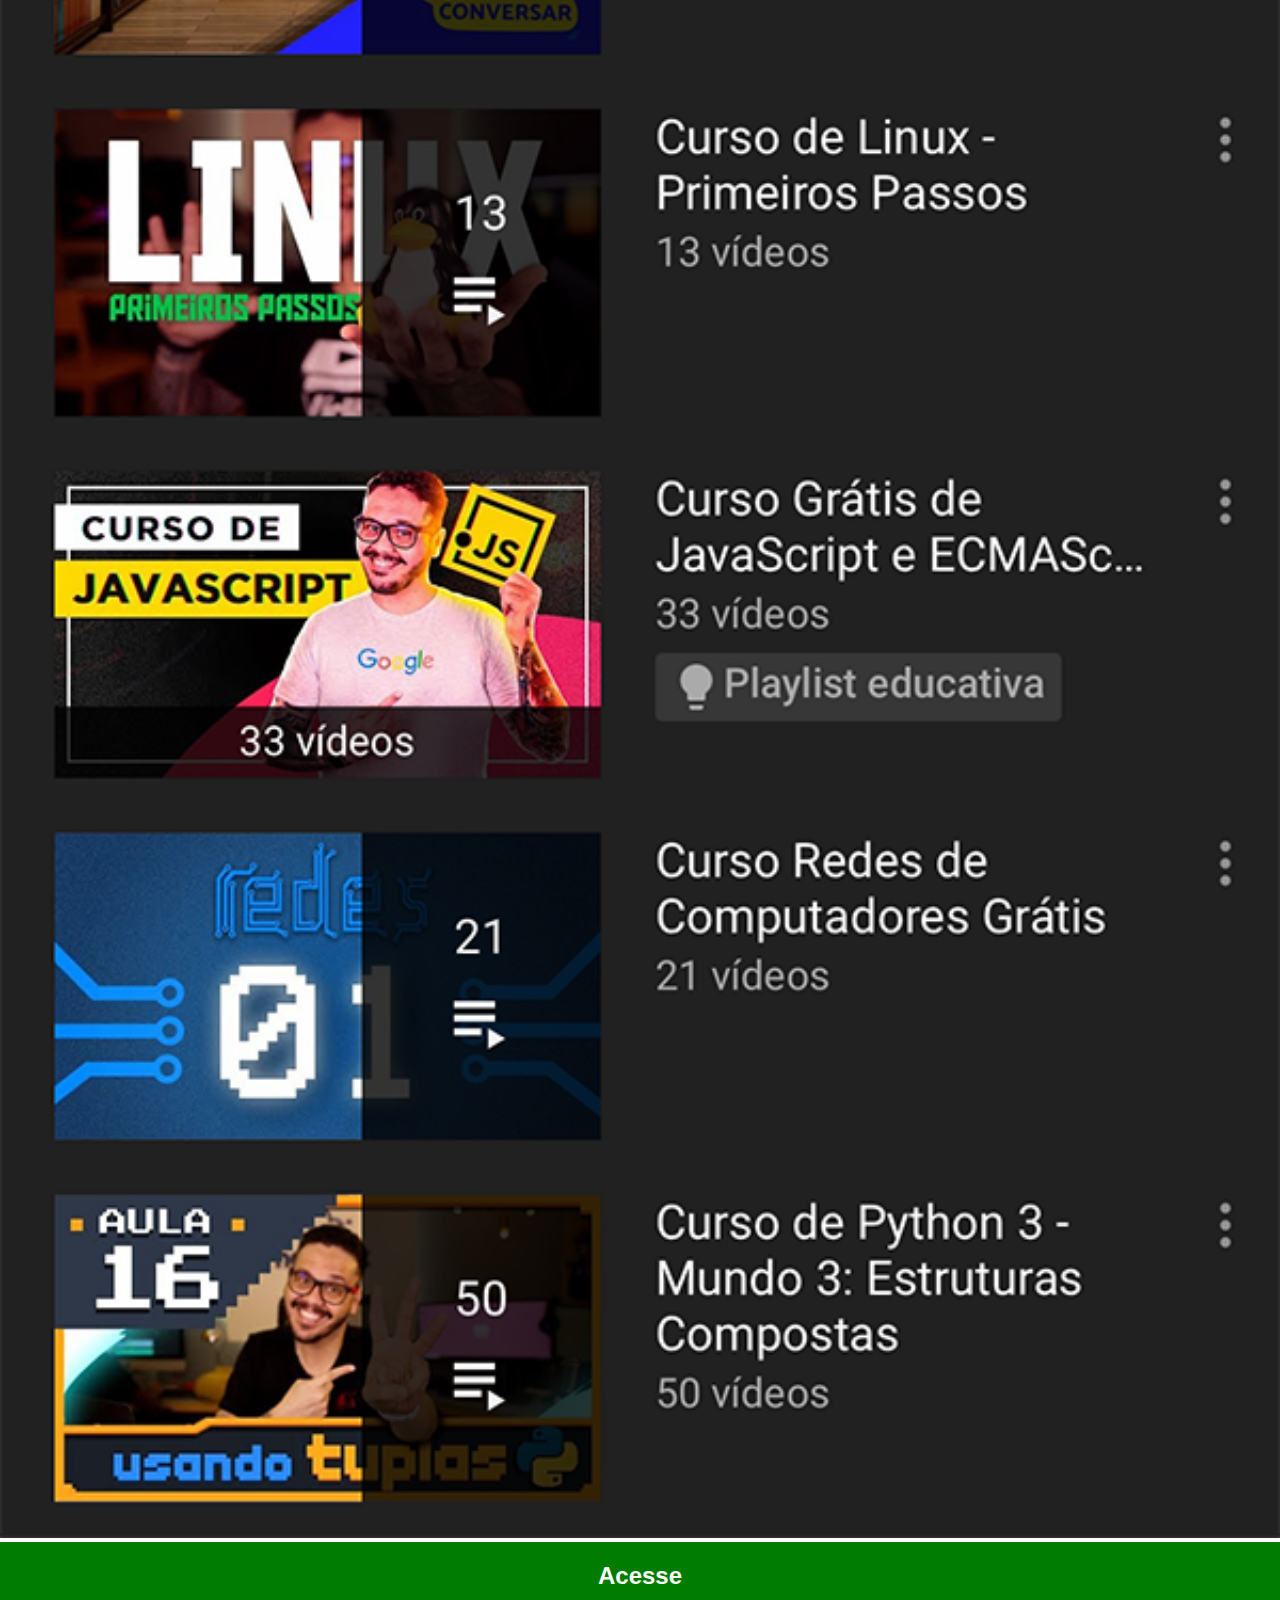
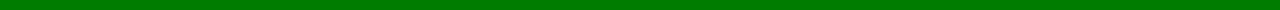
<file: youtube.html>
<!DOCTYPE html>
<html lang="pt-br">
<head>
    <meta charset="UTF-8">
    <meta http-equiv="X-UA-Compatible" content="IE=edge">
    <meta name="viewport" content="width=device-width, initial-scale=1.0">
    <title>Youtube</title>
    <link rel="stylesheet" href="estilos/social.css">
    
</head>
<body>
    <img src="./imagens/tela-youtube.png" alt="youtube">
    <a href="https://www.youtube.com/c/CursoemV%C3%ADdeo" target="_blank">Acesse</a>
</body>
</html>
</file>
<file: estilos/style.css>
@charset "UTF-8";

*{
    margin: 0px;
    padding: 0px;
    font-family: Arial, Helvetica, sans-serif;
}


html, body {
    height: 100vh;
    width: 100vw;
    background-color: black;
}
body {
    background: url(../imagens/fundo-madeira.jpg)no-repeat top center;
    background-size: cover; /* para cobrir a tela inteira*/
    background-attachment: fixed; /* para não ter rolagem */
}

main {
    position: relative; /*Posição para que o conteiner de fora fique relativo e o de dentro fique absoluto */
    height: 100vh;
}



section#telefone {
    position: absolute; /* Como colocamos o fundo (main) em relative, podemos alterar oq está em absolute (telefone), depois fazer algumas alterações no top e no left para que ele fique 
    centralizado na tela, ele ficou centralizado na parte inferior direita, então colocamos o transfor e tiramos -50% para a esquerda e -50% para cima */
    top: 50%;
    left: 50%;
    transform: translate(-50%, -50%);

    height: 627px; /* A imagem do iphone tem essas dimensões, então para não ocupar espaço definimos a largura e altura*/
    width: 311px;
    background:   url('../imagens/frame-iphone.png') no-repeat;
   
}

iframe#tela{
    position: relative;
    top: 80px;
    left: 22px;
    width: 267px;
    height: 472px;
}
section#redesSociais {
    float: right;
    margin-left: 20px;
    
}


section#redesSociais img {
    width: 50px;
    margin: 12px;
    border-radius: 50%; /* colocando arredondamento nas bordas em 50% faz com que os ícones fique automaticamente redondos.*/
    box-shadow: 2px 2px 5px rgba(0, 0, 0, 0.726);
    box-sizing: border-box;
    
}

section#redesSociais img:hover{
    border: 2px solid rgba(255, 255, 255, 0.600);
    transform: translate(-8px, -8px); /* Faz com que ao ativar o hover (passar o mouse por cima), o icone mexa (translate) q qntd de pixlels que quiser, no caso foi -8px e -8px (para a esquerda e para cima) */
    transition: transform 0.6s, border 1s; /* Faz com que o deslocamento do ícone seja suave, durando 0.6 segundo, e a borda demore 1s, ambos, depois de ativar o hover */
    box-shadow: 10px 10px 13px rgba(0, 0, 0, 0.726);
    
}
</file>
<file: estilos/social.css>
@charset "UTF-8";

*{
    margin: 0px;
    padding: 0px;
    font-family: Arial, Helvetica, sans-serif;
}

::-webkit-scrollbar{  /* Faz com que possamos mexer na barra de rolagem da página, no caso tiramos ela, já que essa pagina vai funcionar como um iframe para a tela do celular, a imagem que está
    nela, deve ocupar a tela inteira, sem a barra de rolagem do lado */ 
    width: 0px;
    height: 0px;
}


img{
    
    width: 100vw;
    
    
}

a {
    display: block;
    background-color: rgb(0, 124, 0);
    color: white;
    text-align: center;
    font-weight: bolder;
    text-decoration: none;
    font-size: 1.5em;
    padding: 20px;
    
    

}

a:hover{
    text-decoration: underline;
    background-color: rgb(0, 184, 0)
    
}
</file>
